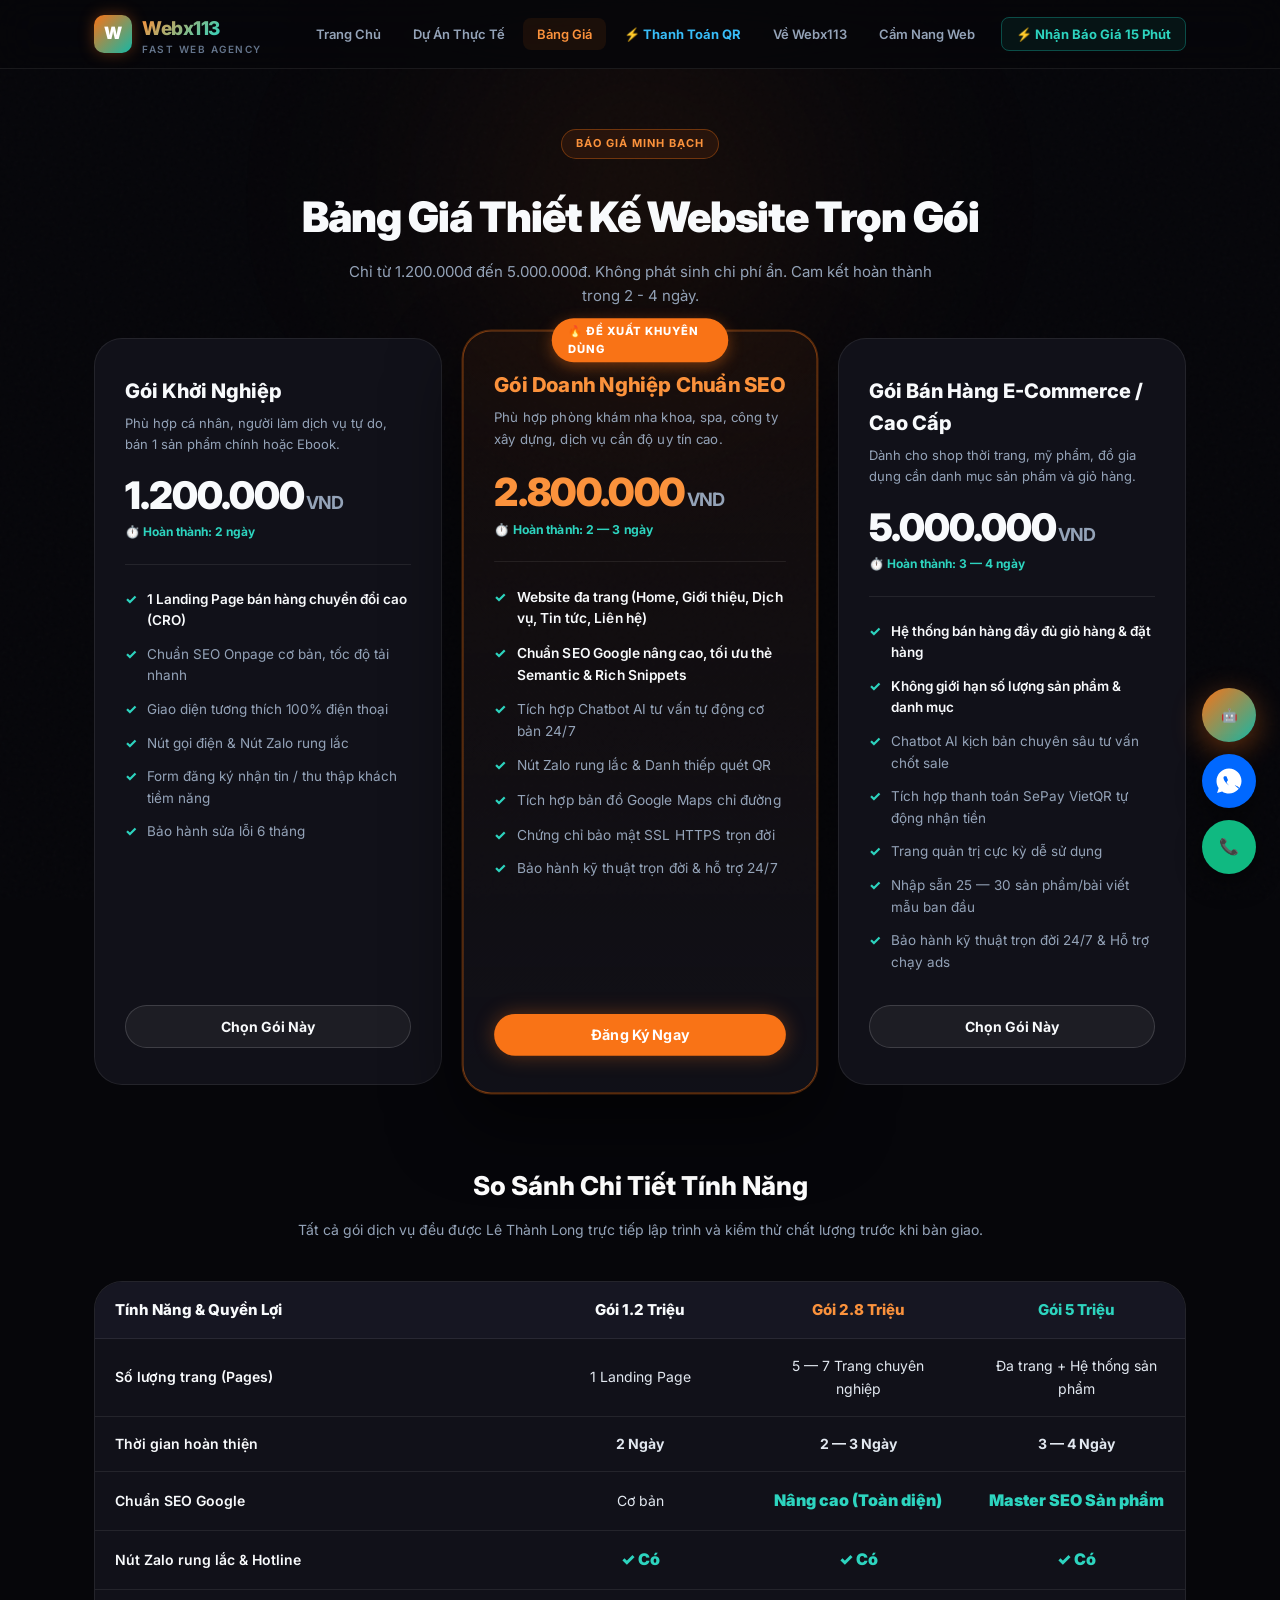
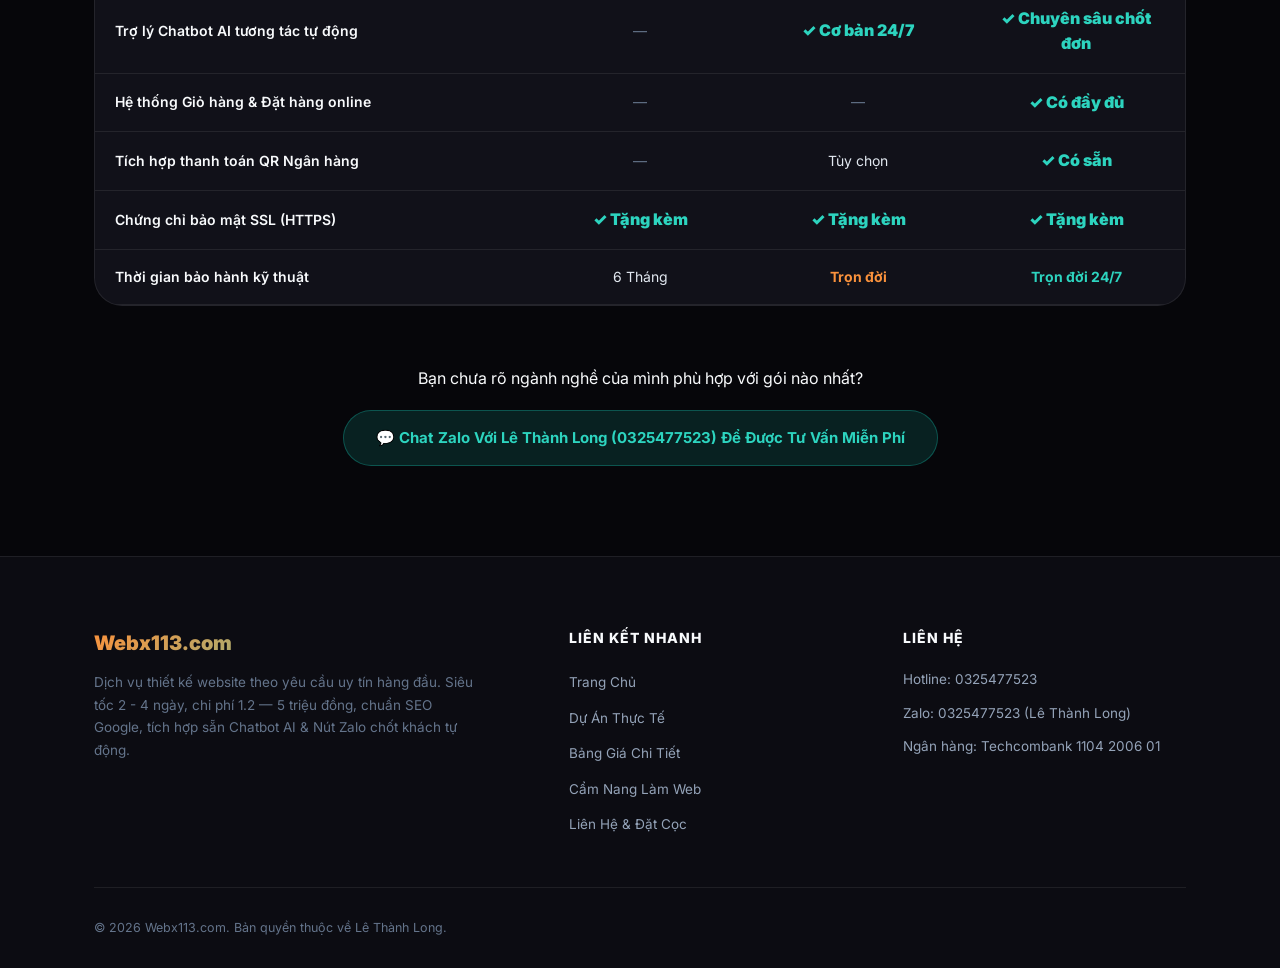
<file: bang-gia.html>
<!DOCTYPE html>
<html lang="vi">
<head>
  <meta charset="UTF-8" />
  <meta name="viewport" content="width=device-width, initial-scale=1.0" />
  <title>Bảng Giá Thiết Kế Website Trọn Gói 1.2 — 5 Triệu — Webx113.com</title>
  <meta name="description" content="Bảng giá dịch vụ thiết kế website tại Webx113.com: 1.2 triệu (Khởi nghiệp), 2.8 triệu (Doanh nghiệp chuẩn SEO), 5 triệu (Bán hàng E-commerce). Bàn giao 2-4 ngày, bảo hành trọn đời." />
  
  <link rel="icon" type="image/svg+xml" href="data:image/svg+xml,<svg xmlns='http://www.w3.org/2000/svg' viewBox='0 0 100 100'><rect width='100' height='100' rx='20' fill='%23f97316'/><text y='70' x='15' font-size='60' font-weight='bold' fill='white'>W</text></svg>" />
  <link rel="preconnect" href="https://fonts.googleapis.com" />
  <link rel="preconnect" href="https://fonts.gstatic.com" crossorigin />
  <link href="https://fonts.googleapis.com/css2?family=Inter:wght@300;400;500;600;700;800;900&display=swap" rel="stylesheet" />
  <link rel="stylesheet" href="assets/css/style.css" />
  <style>
    .compare-table-wrap {
      overflow-x: auto;
      margin-top: 40px;
      border: 1px solid var(--border);
      border-radius: var(--radius-xl);
      background: var(--bg-2);
    }
    .compare-table {
      width: 100%;
      border-collapse: collapse;
      text-align: left;
      font-size: 14px;
    }
    .compare-table th, .compare-table td {
      padding: 16px 20px;
      border-bottom: 1px solid var(--border);
    }
    .compare-table th {
      background: var(--bg-3);
      color: var(--text-1);
      font-weight: 800;
      font-size: 15px;
    }
    .compare-table tr:hover td {
      background: rgba(255, 255, 255, 0.02);
    }
    .feature-name {
      color: var(--text-1);
      font-weight: 600;
    }
    .feature-check {
      color: var(--teal-2);
      font-weight: 900;
      font-size: 16px;
    }
    .feature-cross {
      color: var(--text-3);
    }
  </style>
</head>
<body>

  <!-- NAVBAR -->
  <nav class="navbar">
    <div class="nav-inner">
      <a href="index.html" class="nav-brand">
        <div class="nav-logo-badge">W</div>
        <div>
          <span class="nav-logo-text">Webx113</span>
          <span class="nav-logo-sub">Fast Web Agency</span>
        </div>
      </a>
      <button class="hamburger" id="hamburger" aria-label="Menu">
        <span></span><span></span><span></span>
      </button>
      <ul class="nav-links" id="navLinks">
        <li><a href="index.html">Trang Chủ</a></li>
        <li><a href="du-an.html">Dự Án Thực Tế</a></li>
        <li><a href="bang-gia.html" class="active">Bảng Giá</a></li>
        <li><a href="thanh-toan.html" style="color:#38bdf8; font-weight:700;">⚡ Thanh Toán QR</a></li>
        <li><a href="index.html#about">Về Webx113</a></li>
        <li><a href="tin-tuc.html">Cẩm Nang Web</a></li>
        <li><a href="lien-he.html" class="nav-highlight">⚡ Nhận Báo Giá 15 Phút</a></li>
      </ul>
    </div>
  </nav>

  <!-- BANNER -->
  <header style="padding: 60px 0 20px; text-align: center; position: relative;">
    <div class="ambient-glow glow-orange" style="width:500px; height:500px; top:-120px; left:50%; transform:translateX(-50%);"></div>
    <div class="container">
      <div class="pill pill-orange">Báo Giá Minh Bạch</div>
      <h1 class="section-title">Bảng Giá Thiết Kế Website Trọn Gói</h1>
      <p class="section-sub">
        Chỉ từ 1.200.000đ đến 5.000.000đ. Không phát sinh chi phí ẩn. Cam kết hoàn thành trong 2 - 4 ngày.
      </p>
    </div>
  </header>

  <!-- PRICING CARDS -->
  <main class="container" style="padding-bottom: 90px;">
    <div class="swipe-hint" style="margin-top:20px;"><span>👈</span> <span>Vuốt sang ngang để so sánh 3 gói</span> <span>👉</span></div>
    <div class="pricing-grid" style="margin-top: 10px;">
      <!-- PLAN 1 -->
      <div class="pricing-card">
        <div class="plan-name">Gói Khởi Nghiệp</div>
        <p class="plan-desc">Phù hợp cá nhân, người làm dịch vụ tự do, bán 1 sản phẩm chính hoặc Ebook.</p>
        <div class="plan-price-wrap">
          <div class="plan-price">1.200.000<span class="currency">VND</span></div>
          <div class="plan-time">⏱️ Hoàn thành: 2 ngày</div>
        </div>
        <ul class="plan-features">
          <li class="checked strong-item">1 Landing Page bán hàng chuyển đổi cao (CRO)</li>
          <li class="checked">Chuẩn SEO Onpage cơ bản, tốc độ tải nhanh</li>
          <li class="checked">Giao diện tương thích 100% điện thoại</li>
          <li class="checked">Nút gọi điện & Nút Zalo rung lắc</li>
          <li class="checked">Form đăng ký nhận tin / thu thập khách tiềm năng</li>
          <li class="checked">Bảo hành sửa lỗi 6 tháng</li>
        </ul>
        <button class="btn btn-ghost" onclick="openModal('Gói Khởi Nghiệp 1.200.000đ')">Chọn Gói Này</button>
      </div>

      <!-- PLAN 2 -->
      <div class="pricing-card featured">
        <div class="featured-badge">🔥 Đề Xuất Khuyên Dùng</div>
        <div class="plan-name" style="color:var(--orange-2);">Gói Doanh Nghiệp Chuẩn SEO</div>
        <p class="plan-desc">Phù hợp phòng khám nha khoa, spa, công ty xây dựng, dịch vụ cần độ uy tín cao.</p>
        <div class="plan-price-wrap">
          <div class="plan-price" style="color:var(--orange-2);">2.800.000<span class="currency">VND</span></div>
          <div class="plan-time">⏱️ Hoàn thành: 2 — 3 ngày</div>
        </div>
        <ul class="plan-features">
          <li class="checked strong-item">Website đa trang (Home, Giới thiệu, Dịch vụ, Tin tức, Liên hệ)</li>
          <li class="checked strong-item">Chuẩn SEO Google nâng cao, tối ưu thẻ Semantic & Rich Snippets</li>
          <li class="checked">Tích hợp Chatbot AI tư vấn tự động cơ bản 24/7</li>
          <li class="checked">Nút Zalo rung lắc & Danh thiếp quét QR</li>
          <li class="checked">Tích hợp bản đồ Google Maps chỉ đường</li>
          <li class="checked">Chứng chỉ bảo mật SSL HTTPS trọn đời</li>
          <li class="checked">Bảo hành kỹ thuật trọn đời & hỗ trợ 24/7</li>
        </ul>
        <button class="btn btn-primary" onclick="openModal('Gói Doanh Nghiệp 2.800.000đ')">Đăng Ký Ngay</button>
      </div>

      <!-- PLAN 3 -->
      <div class="pricing-card">
        <div class="plan-name">Gói Bán Hàng E-Commerce / Cao Cấp</div>
        <p class="plan-desc">Dành cho shop thời trang, mỹ phẩm, đồ gia dụng cần danh mục sản phẩm và giỏ hàng.</p>
        <div class="plan-price-wrap">
          <div class="plan-price">5.000.000<span class="currency">VND</span></div>
          <div class="plan-time">⏱️ Hoàn thành: 3 — 4 ngày</div>
        </div>
        <ul class="plan-features">
          <li class="checked strong-item">Hệ thống bán hàng đầy đủ giỏ hàng & đặt hàng</li>
          <li class="checked strong-item">Không giới hạn số lượng sản phẩm & danh mục</li>
          <li class="checked">Chatbot AI kịch bản chuyên sâu tư vấn chốt sale</li>
          <li class="checked">Tích hợp thanh toán SePay VietQR tự động nhận tiền</li>
          <li class="checked">Trang quản trị cực kỳ dễ sử dụng</li>
          <li class="checked">Nhập sẵn 25 — 30 sản phẩm/bài viết mẫu ban đầu</li>
          <li class="checked">Bảo hành kỹ thuật trọn đời 24/7 & Hỗ trợ chạy ads</li>
        </ul>
        <button class="btn btn-ghost" onclick="openModal('Gói Bán Hàng 5.000.000đ')">Chọn Gói Này</button>
      </div>
    </div>

    <!-- COMPARISON TABLE -->
    <div style="margin-top: 80px;">
      <h2 style="font-size:26px; font-weight:800; color:#fff; text-align:center; margin-bottom:12px;">So Sánh Chi Tiết Tính Năng</h2>
      <p style="font-size:14px; color:var(--text-2); text-align:center; margin-bottom:30px;">Tất cả gói dịch vụ đều được Lê Thành Long trực tiếp lập trình và kiểm thử chất lượng trước khi bàn giao.</p>

      <div class="compare-table-wrap">
        <table class="compare-table">
          <thead>
            <tr>
              <th style="width:40%;">Tính Năng & Quyền Lợi</th>
              <th style="width:20%; text-align:center;">Gói 1.2 Triệu</th>
              <th style="width:20%; text-align:center; color:var(--orange-2);">Gói 2.8 Triệu</th>
              <th style="width:20%; text-align:center; color:var(--teal-2);">Gói 5 Triệu</th>
            </tr>
          </thead>
          <tbody>
            <tr>
              <td class="feature-name">Số lượng trang (Pages)</td>
              <td align="center">1 Landing Page</td>
              <td align="center">5 — 7 Trang chuyên nghiệp</td>
              <td align="center">Đa trang + Hệ thống sản phẩm</td>
            </tr>
            <tr>
              <td class="feature-name">Thời gian hoàn thiện</td>
              <td align="center"><b>2 Ngày</b></td>
              <td align="center"><b>2 — 3 Ngày</b></td>
              <td align="center"><b>3 — 4 Ngày</b></td>
            </tr>
            <tr>
              <td class="feature-name">Chuẩn SEO Google</td>
              <td align="center">Cơ bản</td>
              <td align="center" class="feature-check">Nâng cao (Toàn diện)</td>
              <td align="center" class="feature-check">Master SEO Sản phẩm</td>
            </tr>
            <tr>
              <td class="feature-name">Nút Zalo rung lắc & Hotline</td>
              <td align="center" class="feature-check">✓ Có</td>
              <td align="center" class="feature-check">✓ Có</td>
              <td align="center" class="feature-check">✓ Có</td>
            </tr>
            <tr>
              <td class="feature-name">Trợ lý Chatbot AI tương tác tự động</td>
              <td align="center" class="feature-cross">—</td>
              <td align="center" class="feature-check">✓ Cơ bản 24/7</td>
              <td align="center" class="feature-check">✓ Chuyên sâu chốt đơn</td>
            </tr>
            <tr>
              <td class="feature-name">Hệ thống Giỏ hàng & Đặt hàng online</td>
              <td align="center" class="feature-cross">—</td>
              <td align="center" class="feature-cross">—</td>
              <td align="center" class="feature-check">✓ Có đầy đủ</td>
            </tr>
            <tr>
              <td class="feature-name">Tích hợp thanh toán QR Ngân hàng</td>
              <td align="center" class="feature-cross">—</td>
              <td align="center">Tùy chọn</td>
              <td align="center" class="feature-check">✓ Có sẵn</td>
            </tr>
            <tr>
              <td class="feature-name">Chứng chỉ bảo mật SSL (HTTPS)</td>
              <td align="center" class="feature-check">✓ Tặng kèm</td>
              <td align="center" class="feature-check">✓ Tặng kèm</td>
              <td align="center" class="feature-check">✓ Tặng kèm</td>
            </tr>
            <tr>
              <td class="feature-name">Thời gian bảo hành kỹ thuật</td>
              <td align="center">6 Tháng</td>
              <td align="center" style="color:var(--orange-2); font-weight:700;">Trọn đời</td>
              <td align="center" style="color:var(--teal-2); font-weight:700;">Trọn đời 24/7</td>
            </tr>
          </tbody>
        </table>
      </div>
    </div>

    <!-- QUICK CALL ACTION -->
    <div style="margin-top:60px; text-align:center;">
      <p style="font-size:16px; color:var(--text-1); margin-bottom:18px;">Bạn chưa rõ ngành nghề của mình phù hợp với gói nào nhất?</p>
      <a href="https://zalo.me/0325477523" target="_blank" rel="noopener" class="btn btn-teal btn-lg">
        💬 Chat Zalo Với Lê Thành Long (0325477523) Để Được Tư Vấn Miễn Phí
      </a>
    </div>
  </main>

  <!-- FOOTER -->
  <footer class="footer">
    <div class="container">
      <div class="footer-grid">
        <div>
          <div class="footer-brand">Webx113.com</div>
          <p class="footer-desc">
            Dịch vụ thiết kế website theo yêu cầu uy tín hàng đầu. Siêu tốc 2 - 4 ngày, chi phí 1.2 — 5 triệu đồng, chuẩn SEO Google, tích hợp sẵn Chatbot AI & Nút Zalo chốt khách tự động.
          </p>
        </div>
        <div>
          <div class="footer-col-title">Liên Kết Nhanh</div>
          <ul class="footer-links">
            <li><a href="index.html">Trang Chủ</a></li>
            <li><a href="du-an.html">Dự Án Thực Tế</a></li>
            <li><a href="bang-gia.html">Bảng Giá Chi Tiết</a></li>
            <li><a href="tin-tuc.html">Cẩm Nang Làm Web</a></li>
            <li><a href="lien-he.html">Liên Hệ & Đặt Cọc</a></li>
          </ul>
        </div>
        <div>
          <div class="footer-col-title">Liên Hệ</div>
          <div class="footer-contact-item">Hotline: 0325477523</div>
          <div class="footer-contact-item">Zalo: 0325477523 (Lê Thành Long)</div>
          <div class="footer-contact-item">Ngân hàng: Techcombank 1104 2006 01</div>
        </div>
      </div>
      <div class="footer-bottom">
        <div>© 2026 Webx113.com. Bản quyền thuộc về Lê Thành Long.</div>
      </div>
    </div>
  </footer>

  <!-- STICKY BUTTONS -->
  <div class="floating-actions">
    <button class="float-btn btn-float-chat" onclick="toggleChatbot()" title="Tư vấn với AI Chatbot">🤖</button>
    <a href="https://zalo.me/0325477523" target="_blank" rel="noopener" class="float-btn btn-float-zalo" title="Chat Zalo ngay">
      <svg viewBox="0 0 48 48"><path d="M24 4C12.95 4 4 12.95 4 24c0 4.14 1.27 8.01 3.44 11.23L5 43l8.03-2.39C16.14 42.71 19.95 44 24 44c11.05 0 20-8.95 20-20S35.05 4 24 4zm8.7 26.23c-.38.98-2.22 1.88-3.07 1.99-.81.1-1.85.15-3.01-.23-1.63-.53-4.08-1.74-6.44-4.1-3.03-3.03-4.48-6.17-4.88-7.92-.35-1.52.26-2.58.75-3.07.49-.49 1.13-.7 1.63-.7.5 0 .86.03 1.23.07.39.05.86-.16 1.34 1.01.5 1.23 1.73 4.22 1.88 4.53.15.31.25.68.04 1.1-.21.41-.32.67-.63 1.04-.32.36-.66.8-.94 1.07-.32.32-.65.66-.28 1.3.37.64 1.65 2.73 3.55 4.42 2.44 2.18 4.49 2.85 5.13 3.17.64.32 1.01.27 1.39-.16.38-.44 1.63-1.9 2.06-2.55.44-.66.87-.55 1.48-.32.6.22 3.86 1.82 4.52 2.15.66.33 1.1.5 1.26.77.16.27.16 1.57-.22 2.55z"/></svg>
    </a>
    <a href="tel:0325477523" class="float-btn btn-float-hotline" title="Gọi Hotline: 0325477523">📞</a>
  </div>

  <!-- CHATBOT -->
  <div class="chatbot-widget" id="chatbotWidget">
    <div class="chat-header">
      <div class="chat-header-info">
        <div class="chat-avatar">🤖</div>
        <div>
          <div class="chat-name">Trợ Lý AI Webx113</div>
          <div class="chat-status"><span class="live-dot" style="width:6px;height:6px;"></span> 24/7</div>
        </div>
      </div>
      <button class="chat-close" onclick="toggleChatbot()">✕</button>
    </div>
    <div class="chat-messages" id="chatMessages">
      <div class="chat-msg msg-bot">
        Chào bạn nha! Mình là trợ lý tự động của Long bên <b>Webx113.com</b>.<br><br>
        Bạn đang cần làm website cho ngành nghề nào thế? Cứ nhắn cho mình lĩnh vực hoặc thắc mắc của bạn, mình giải đáp và báo giá chính xác ngay nhé!
        <div class="chat-quick-replies">
          <button class="quick-btn" onclick="askChatbot('Báo giá chi tiết 3 gói')">💰 Báo giá 3 gói</button>
          <button class="quick-btn" onclick="askChatbot('Làm web mất mấy ngày?')">⏱️ Thời gian mấy ngày?</button>
          <button class="quick-btn" onclick="askChatbot('Sao giá rẻ thế?')">❓ Sao giá rẻ thế?</button>
          <button class="quick-btn" onclick="askChatbot('Xem các web thực tế đã làm')">🌐 Xem web đã làm</button>
          <button class="quick-btn" onclick="askChatbot('Để tôi suy nghĩ thêm')">🎁 Nhận demo miễn phí</button>
        </div>
      </div>
    </div>
    <div class="chat-input-row">
      <input type="text" class="chat-input" id="chatInput" placeholder="Nhập câu hỏi..." />
      <button class="chat-send-btn" id="chatSendBtn">➤</button>
    </div>
  </div>

  <!-- ============================================================
       HIGH FIDELITY 2-STEP MODAL (MATCHING SCREENSHOT)
  ============================================================ -->
  <div class="modal-backdrop" id="orderModal">
    <div class="modal-box">
      <div class="modal-header">
        <h3>Đăng ký thiết kế website</h3>
        <button class="modal-close" onclick="closeModal()" aria-label="Đóng">✕</button>
      </div>

      <div class="modal-body">
        <!-- STEP 1: SERVICE DETAILS & CUSTOMER INFO -->
        <div class="checkout-grid" id="checkoutStep1">
          <div class="checkout-col-left">
            <div>
              <div class="service-header-card">
                <div class="service-thumb">🌐</div>
                <div>
                  <div class="service-title-text" id="modalServiceTitle">Gói Doanh Nghiệp Chuẩn SEO</div>
                  <div style="font-size:12px; color:#2563eb; font-weight:700;">Webx113.com · Bàn giao 2 - 4 ngày</div>
                </div>
              </div>
              <p class="service-sub-text">
                Dịch vụ thiết kế website theo yêu cầu uy tín cùng <b>Lê Thành Long</b> — Bàn giao nhanh, chuẩn SEO Google, tích hợp sẵn Chatbot AI & Nút Zalo.
              </p>

              <div class="perks-title">Giá trị bạn sẽ nhận được</div>
              <ul class="perks-list">
                <li class="perk-item">
                  <span class="perk-check">✓</span>
                  <span>Bàn giao siêu tốc trong <b>2 — 4 ngày</b> làm việc</span>
                </li>
                <li class="perk-item">
                  <span class="perk-check">✓</span>
                  <span>Thiết kế chuẩn SEO Google, tối ưu 100% hiển thị di động</span>
                </li>
                <li class="perk-item">
                  <span class="perk-check">✓</span>
                  <span>Tích hợp <b>Chatbot AI tư vấn 24/7</b> và Nút Zalo rung lắc</span>
                </li>
                <li class="perk-item">
                  <span class="perk-check">✓</span>
                  <span>Tặng kèm chứng chỉ bảo mật SSL HTTPS trọn đời</span>
                </li>
                <li class="perk-item">
                  <span class="perk-check">✓</span>
                  <span>Bảo hành kỹ thuật trọn đời & hỗ trợ 1-kèm-1 qua Zalo</span>
                </li>
              </ul>
            </div>
          </div>

          <div class="checkout-col-right">
            <div>
              <div class="order-summary-title">Tóm tắt đơn hàng</div>
              <div class="order-service-name" id="modalSummaryTitle">Gói Doanh Nghiệp Chuẩn SEO</div>
              <div class="order-service-desc">Thiết kế theo yêu cầu cùng Lê Thành Long</div>

              <div class="order-highlight-box">
                <p id="modalHighlightInfo">
                  Bàn giao siêu tốc trong <b>2 — 3 ngày</b><br />
                  Chi phí trọn gói: <b>2.800.000đ</b> (Cọc 50%: <b>1.400.000đ</b>)
                </p>
              </div>

              <div class="modal-input-group">
                <label class="modal-input-label">Số điện thoại / Zalo nhận bàn giao (bắt buộc)</label>
                <input type="tel" class="modal-input" id="customerPhone" placeholder="Ví dụ: 0325 xxx xxx" required />
              </div>

              <div class="modal-input-group">
                <label class="modal-input-label">Họ tên & Lĩnh vực kinh doanh của bạn</label>
                <input type="text" class="modal-input" id="customerName" placeholder="Ví dụ: Anh Nam - Phòng khám Nha Khoa" />
              </div>

              <div style="font-size:12px; color:#64748b; margin-top:8px; line-height:1.5;">
                🎁 Hỗ trợ dựng bản demo xem trước sau 2 giờ làm việc.
              </div>
            </div>

            <div>
              <button class="modal-btn-checkout" onclick="goToStep2()">
                Tiến hành thanh toán →
              </button>
            </div>
          </div>
        </div>

        <!-- STEP 2: QR CODE SCAN & BANK DETAILS -->
        <div class="checkout-grid" id="checkoutStep2" style="display:none;">
          <div class="checkout-col-left qr-step-left">
            <div>
              <div class="qr-step-title">Quét QR để thanh toán</div>
              <p class="qr-step-desc">
                Sử dụng ứng dụng ngân hàng hoặc ví điện tử hỗ trợ VietQR để quét mã QR và thanh toán nhanh chóng.
              </p>

              <div class="qr-scanner-frame">
                <div class="qr-scan-line"></div>
                <img id="modalQrImage" src="assets/img/qr-techcombank.jpg" alt="Mã QR Chuyển Tiền Techcombank Lê Thành Long" class="qr-scanner-img" />
              </div>

              <!-- SePay Status Box -->
              <div class="payment-status-badge waiting" id="paymentStatusBox">
                <div class="spinner-dot"></div>
                <span>Đang chờ Techcombank ghi nhận biến động...</span>
              </div>

              <div class="qr-trust-badges" style="margin-top:16px;">
                <div class="trust-badge-item">
                  <span style="color:#2563eb;">⚡</span>
                  <span>Xác nhận tức thì qua SePay</span>
                </div>
                <div class="trust-badge-item">
                  <span style="color:#16a34a;">🛡️</span>
                  <span>Bảo mật Techcombank</span>
                </div>
              </div>
            </div>
          </div>

          <div class="checkout-col-right">
            <div>
              <div class="bank-transfer-title">Chuyển khoản ngân hàng</div>

              <div class="bank-detail-card">
                <div style="width:36px; height:36px; border-radius:8px; background:#ea580c; color:#fff; display:flex; align-items:center; justify-content:center; font-weight:900;">W</div>
                <div>
                  <div style="font-size:13.5px; font-weight:800; color:#0f172a;" id="step2ServiceTitle">Gói Doanh Nghiệp Chuẩn SEO</div>
                  <div style="font-size:12px; color:#64748b;" id="step2DeliveryTime">Bàn giao trong: 2 — 3 ngày | Hỗ trợ 24/7</div>
                </div>
              </div>

              <div class="bank-row-item">
                <div class="bank-row-label">Ngân hàng</div>
                <div class="bank-row-val-wrap">
                  <span class="bank-row-val">Techcombank</span>
                </div>
              </div>

              <div class="bank-row-item">
                <div class="bank-row-label">Số tài khoản</div>
                <div class="bank-row-val-wrap">
                  <span class="bank-row-val" id="step2AccNum">1104 2006 01</span>
                  <button class="bank-copy-icon" onclick="copyText('step2AccNum', this)" title="Sao chép">📋 Sao chép</button>
                </div>
              </div>

              <div class="bank-row-item">
                <div class="bank-row-label">Tên tài khoản</div>
                <div class="bank-row-val-wrap">
                  <span class="bank-row-val">LE THANH LONG</span>
                </div>
              </div>

              <div class="bank-row-item">
                <div class="bank-row-label">Nội dung chuyển khoản</div>
                <div class="bank-row-val-wrap">
                  <span class="bank-row-val" style="color:#ea580c;" id="step2Syntax">WEBX113 0325477523</span>
                  <button class="bank-copy-icon" onclick="copyText('step2Syntax', this)" title="Sao chép">📋 Sao chép</button>
                </div>
              </div>

              <div class="bank-row-item">
                <div class="bank-row-label">Số tiền đặt cọc (50%)</div>
                <div class="bank-row-val-wrap" style="background:#eff6ff; border-color:#bfdbfe;">
                  <span class="bank-row-val" style="color:#1d4ed8; font-size:16px;" id="step2Amount">1.250.000 đ</span>
                </div>
              </div>
            </div>

            <div style="margin-top:16px;">
              <button type="button" id="btnConfirmZalo" class="modal-btn-checkout" onclick="confirmPaymentAndSendEmail()" style="display:block; text-align:center; background:#16a34a; border:none; width:100%; cursor:pointer;">
                💬 Tôi Đã Chuyển Khoản & Báo Qua Zalo
              </button>
              <div id="emailSendNotice" style="display:none; font-size:12px; color:#16a34a; margin-top:8px; text-align:center; font-weight:600;"></div>
              <button type="button" class="back-to-step1-btn" onclick="goToStep1()">
                ← Quay lại kiểm tra thông tin
              </button>
            </div>
          </div>
        </div>

        <!-- STEP 3: PAYMENT SUCCESS SCREEN (SEPAY CONFIRMATION) -->
        <div class="payment-success-screen" id="checkoutStep3" style="display:none;">
          <div class="success-icon-wrap">✓</div>
          <h2 class="success-title">Thanh Toán Đặt Cọc Thành Công!</h2>
          <p class="success-desc">
            Tài khoản Techcombank đã ghi nhận giao dịch từ bạn. Thông báo đơn hàng đã được gửi trực tiếp đến email <b>longlesinep114@gmail.com</b> của Lê Thành Long.
          </p>

          <div class="success-receipt-card">
            <div class="receipt-row">
              <span class="receipt-label">Khách hàng:</span>
              <span class="receipt-value" id="receiptName">Khách hàng</span>
            </div>
            <div class="receipt-row">
              <span class="receipt-label">Số điện thoại / Zalo:</span>
              <span class="receipt-value" id="receiptPhone">0325 xxx xxx</span>
            </div>
            <div class="receipt-row">
              <span class="receipt-label">Gói dịch vụ:</span>
              <span class="receipt-value" id="receiptService">Gói Doanh Nghiệp Chuẩn SEO</span>
            </div>
            <div class="receipt-row">
              <span class="receipt-label">Số tiền đã cọc:</span>
              <span class="receipt-value" style="color:#16a34a; font-size:15px;" id="receiptAmount">1.250.000 đ</span>
            </div>
            <div class="receipt-row">
              <span class="receipt-label">Ngân hàng:</span>
              <span class="receipt-value">Techcombank (1104 2006 01 - LE THANH LONG)</span>
            </div>
            <div class="receipt-row">
              <span class="receipt-label">Thời gian:</span>
              <span class="receipt-value" id="receiptTime">Vừa xong</span>
            </div>
          </div>

          <div style="display:flex; gap:12px; justify-content:center; flex-wrap:wrap;">
            <a href="https://zalo.me/0325477523" target="_blank" rel="noopener" class="btn btn-primary" style="background:#16a34a; box-shadow:none;">
              💬 Mở Zalo Trao Đổi Ngay Với Long
            </a>
            <button type="button" class="btn btn-ghost" onclick="closeModal()">
              Hoàn Tất & Đóng Cửa Sổ
            </button>
          </div>
        </div>
      </div>
    </div>
  </div>

  <script src="assets/js/main.js"></script>
</body>
</html>
</file>
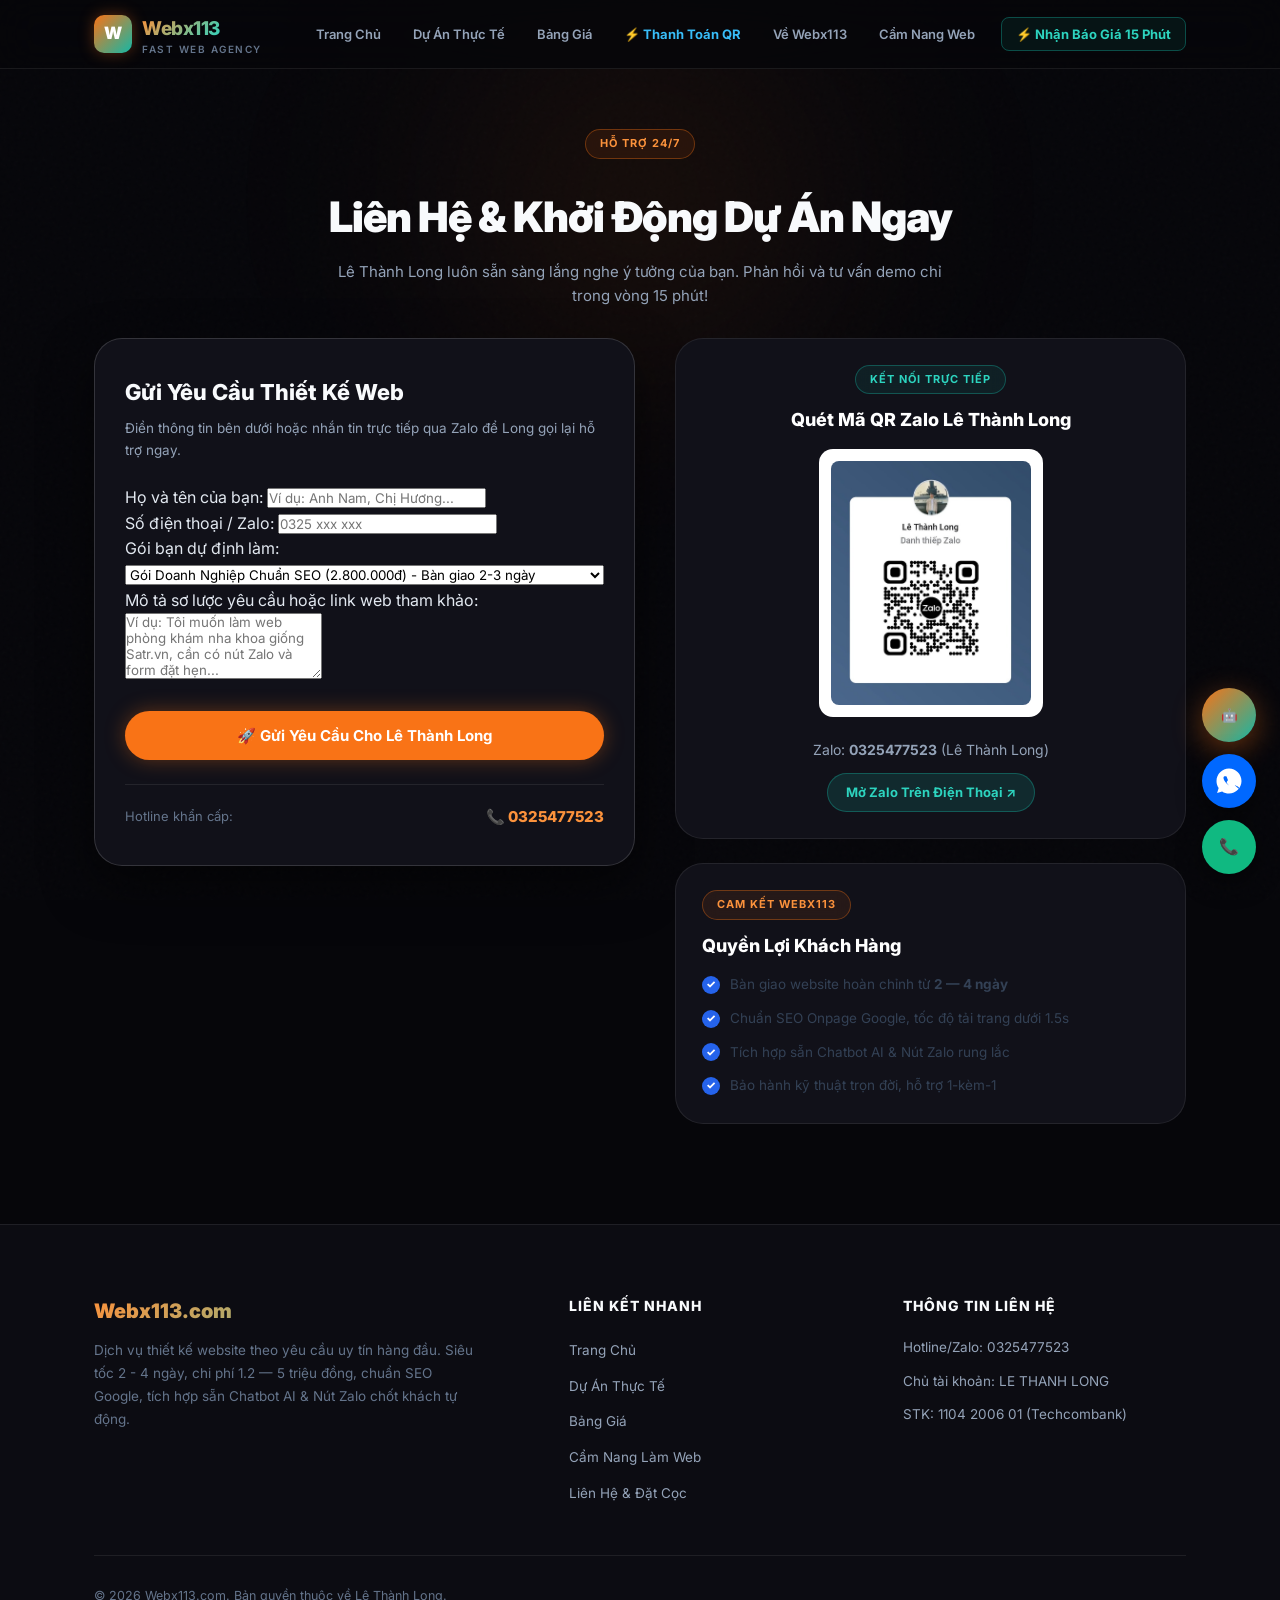
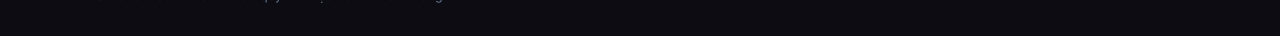
<file: lien-he.html>
<!DOCTYPE html>
<html lang="vi">
<head>
  <meta charset="UTF-8" />
  <meta name="viewport" content="width=device-width, initial-scale=1.0" />
  <title>Liên Hệ & Đặt Cọc Website — Webx113.com</title>
  <meta name="description" content="Liên hệ trực tiếp với Lê Thành Long - Hotline/Zalo: 0325477523. Báo giá nhanh trong 15 phút, tư vấn gói làm website 1.2 — 5 triệu, bàn giao siêu tốc 2-4 ngày." />
  
  <link rel="icon" type="image/svg+xml" href="data:image/svg+xml,<svg xmlns='http://www.w3.org/2000/svg' viewBox='0 0 100 100'><rect width='100' height='100' rx='20' fill='%23f97316'/><text y='70' x='15' font-size='60' font-weight='bold' fill='white'>W</text></svg>" />
  <link rel="preconnect" href="https://fonts.googleapis.com" />
  <link rel="preconnect" href="https://fonts.gstatic.com" crossorigin />
  <link href="https://fonts.googleapis.com/css2?family=Inter:wght@300;400;500;600;700;800;900&display=swap" rel="stylesheet" />
  <link rel="stylesheet" href="assets/css/style.css" />
</head>
<body>

  <!-- NAVBAR -->
  <nav class="navbar">
    <div class="nav-inner">
      <a href="index.html" class="nav-brand">
        <div class="nav-logo-badge">W</div>
        <div>
          <span class="nav-logo-text">Webx113</span>
          <span class="nav-logo-sub">Fast Web Agency</span>
        </div>
      </a>
      <button class="hamburger" id="hamburger" aria-label="Menu">
        <span></span><span></span><span></span>
      </button>
      <ul class="nav-links" id="navLinks">
        <li><a href="index.html">Trang Chủ</a></li>
        <li><a href="du-an.html">Dự Án Thực Tế</a></li>
        <li><a href="bang-gia.html">Bảng Giá</a></li>
        <li><a href="thanh-toan.html" style="color:#38bdf8; font-weight:700;">⚡ Thanh Toán QR</a></li>
        <li><a href="index.html#about">Về Webx113</a></li>
        <li><a href="tin-tuc.html">Cẩm Nang Web</a></li>
        <li><a href="lien-he.html" class="active nav-highlight">⚡ Nhận Báo Giá 15 Phút</a></li>
      </ul>
    </div>
  </nav>

  <!-- BANNER -->
  <header style="padding: 60px 0 30px; text-align: center; position: relative;">
    <div class="ambient-glow glow-orange" style="width:500px; height:500px; top:-120px; left:50%; transform:translateX(-50%);"></div>
    <div class="container">
      <div class="pill pill-orange">Hỗ Trợ 24/7</div>
      <h1 class="section-title">Liên Hệ & Khởi Động Dự Án Ngay</h1>
      <p class="section-sub">
        Lê Thành Long luôn sẵn sàng lắng nghe ý tưởng của bạn. Phản hồi và tư vấn demo chỉ trong vòng 15 phút!
      </p>
    </div>
  </header>

  <!-- CONTENT GRID -->
  <main class="container" style="padding-bottom: 100px;">
    <div style="display:grid; grid-template-columns: 1fr 1fr; gap: 40px; align-items: start;">
      
      <!-- LEFT: CONTACT & ESTIMATOR FORM -->
      <div style="background:var(--bg-2); border:1px solid var(--border-md); border-radius:var(--radius-xl); padding:36px 30px; box-shadow:var(--shadow-card);">
        <h2 style="font-size:22px; font-weight:800; color:var(--text-1); margin-bottom:8px;">Gửi Yêu Cầu Thiết Kế Web</h2>
        <p style="font-size:13.5px; color:var(--text-2); margin-bottom:24px;">Điền thông tin bên dưới hoặc nhắn tin trực tiếp qua Zalo để Long gọi lại hỗ trợ ngay.</p>

        <form onsubmit="event.preventDefault(); alert('Cảm ơn bạn! Lê Thành Long đã nhận được yêu cầu và sẽ liên hệ trong 15 phút.');">
          <div class="form-group">
            <label class="form-label">Họ và tên của bạn:</label>
            <input type="text" class="form-control" placeholder="Ví dụ: Anh Nam, Chị Hương..." required />
          </div>

          <div class="form-group">
            <label class="form-label">Số điện thoại / Zalo:</label>
            <input type="tel" class="form-control" placeholder="0325 xxx xxx" required />
          </div>

          <div class="form-group">
            <label class="form-label">Gói bạn dự định làm:</label>
            <select class="form-control">
              <option value="1.2tr">Gói Khởi Nghiệp (1.200.000đ) - Bàn giao 2 ngày</option>
              <option value="2.8tr" selected>Gói Doanh Nghiệp Chuẩn SEO (2.800.000đ) - Bàn giao 2-3 ngày</option>
              <option value="5tr">Gói Bán Hàng E-Commerce / Cao Cấp (5.000.000đ) - Bàn giao 3-4 ngày</option>
              <option value="custom">Thiết kế theo yêu cầu riêng</option>
            </select>
          </div>

          <div class="form-group">
            <label class="form-label">Mô tả sơ lược yêu cầu hoặc link web tham khảo:</label>
            <textarea class="form-control" rows="4" placeholder="Ví dụ: Tôi muốn làm web phòng khám nha khoa giống Satr.vn, cần có nút Zalo và form đặt hẹn..."></textarea>
          </div>

          <div style="margin-top:24px;">
            <button type="submit" class="btn btn-primary btn-lg" style="width:100%;">
              🚀 Gửi Yêu Cầu Cho Lê Thành Long
            </button>
          </div>
        </form>

        <div style="margin-top:24px; padding-top:20px; border-top:1px solid var(--border); display:flex; align-items:center; justify-content:space-between; flex-wrap:wrap; gap:10px;">
          <span style="font-size:13px; color:var(--text-3);">Hotline khẩn cấp:</span>
          <a href="tel:0325477523" style="font-size:15px; font-weight:800; color:var(--orange-2);">📞 0325477523</a>
        </div>
      </div>

      <!-- RIGHT: ZALO QR & TECHCOMBANK QR -->
      <div style="display:flex; flex-direction:column; gap:24px;">
        <!-- Zalo QR Box -->
        <div style="background:var(--bg-2); border:1px solid var(--border); border-radius:var(--radius-xl); padding:26px; text-align:center;">
          <span class="pill pill-teal" style="margin-bottom:12px;">Kết Nối Trực Tiếp</span>
          <h3 style="font-size:18px; font-weight:800; color:#fff; margin-bottom:14px;">Quét Mã QR Zalo Lê Thành Long</h3>
          <div style="background:#fff; border-radius:var(--radius); padding:12px; display:inline-block; margin-bottom:14px;">
            <img src="assets/img/qr-zalo.jpg" alt="QR Zalo Lê Thành Long" style="max-width:200px; border-radius:8px;" />
          </div>
          <div style="font-size:14px; color:var(--text-2);">
            Zalo: <b>0325477523</b> (Lê Thành Long)
          </div>
          <a href="https://zalo.me/0325477523" target="_blank" rel="noopener" class="btn btn-teal btn-sm" style="margin-top:12px;">
            Mở Zalo Trên Điện Thoại ↗
          </a>
        </div>

        <!-- Service Commitment Box -->
        <div style="background:var(--bg-2); border:1px solid var(--border); border-radius:var(--radius-xl); padding:26px;">
          <span class="pill pill-orange" style="margin-bottom:12px;">Cam Kết Webx113</span>
          <h3 style="font-size:18px; font-weight:800; color:#fff; margin-bottom:14px;">Quyền Lợi Khách Hàng</h3>
          <ul class="perks-list">
            <li class="perk-item">
              <span class="perk-check">✓</span>
              <span>Bàn giao website hoàn chỉnh từ <b>2 — 4 ngày</b></span>
            </li>
            <li class="perk-item">
              <span class="perk-check">✓</span>
              <span>Chuẩn SEO Onpage Google, tốc độ tải trang dưới 1.5s</span>
            </li>
            <li class="perk-item">
              <span class="perk-check">✓</span>
              <span>Tích hợp sẵn Chatbot AI & Nút Zalo rung lắc</span>
            </li>
            <li class="perk-item">
              <span class="perk-check">✓</span>
              <span>Bảo hành kỹ thuật trọn đời, hỗ trợ 1-kèm-1</span>
            </li>
          </ul>
        </div>
      </div>

    </div>
  </main>

  <!-- FOOTER -->
  <footer class="footer">
    <div class="container">
      <div class="footer-grid">
        <div>
          <div class="footer-brand">Webx113.com</div>
          <p class="footer-desc">
            Dịch vụ thiết kế website theo yêu cầu uy tín hàng đầu. Siêu tốc 2 - 4 ngày, chi phí 1.2 — 5 triệu đồng, chuẩn SEO Google, tích hợp sẵn Chatbot AI & Nút Zalo chốt khách tự động.
          </p>
        </div>
        <div>
          <div class="footer-col-title">Liên Kết Nhanh</div>
          <ul class="footer-links">
            <li><a href="index.html">Trang Chủ</a></li>
            <li><a href="du-an.html">Dự Án Thực Tế</a></li>
            <li><a href="bang-gia.html">Bảng Giá</a></li>
            <li><a href="tin-tuc.html">Cẩm Nang Làm Web</a></li>
            <li><a href="lien-he.html">Liên Hệ & Đặt Cọc</a></li>
          </ul>
        </div>
        <div>
          <div class="footer-col-title">Thông Tin Liên Hệ</div>
          <div class="footer-contact-item">Hotline/Zalo: 0325477523</div>
          <div class="footer-contact-item">Chủ tài khoản: LE THANH LONG</div>
          <div class="footer-contact-item">STK: 1104 2006 01 (Techcombank)</div>
        </div>
      </div>
      <div class="footer-bottom">
        <div>© 2026 Webx113.com. Bản quyền thuộc về Lê Thành Long.</div>
      </div>
    </div>
  </footer>

  <!-- STICKY BUTTONS -->
  <div class="floating-actions">
    <button class="float-btn btn-float-chat" onclick="toggleChatbot()" title="Tư vấn với AI Chatbot">🤖</button>
    <a href="https://zalo.me/0325477523" target="_blank" rel="noopener" class="float-btn btn-float-zalo" title="Chat Zalo ngay">
      <svg viewBox="0 0 48 48"><path d="M24 4C12.95 4 4 12.95 4 24c0 4.14 1.27 8.01 3.44 11.23L5 43l8.03-2.39C16.14 42.71 19.95 44 24 44c11.05 0 20-8.95 20-20S35.05 4 24 4zm8.7 26.23c-.38.98-2.22 1.88-3.07 1.99-.81.1-1.85.15-3.01-.23-1.63-.53-4.08-1.74-6.44-4.1-3.03-3.03-4.48-6.17-4.88-7.92-.35-1.52.26-2.58.75-3.07.49-.49 1.13-.7 1.63-.7.5 0 .86.03 1.23.07.39.05.86-.16 1.34 1.01.5 1.23 1.73 4.22 1.88 4.53.15.31.25.68.04 1.1-.21.41-.32.67-.63 1.04-.32.36-.66.8-.94 1.07-.32.32-.65.66-.28 1.3.37.64 1.65 2.73 3.55 4.42 2.44 2.18 4.49 2.85 5.13 3.17.64.32 1.01.27 1.39-.16.38-.44 1.63-1.9 2.06-2.55.44-.66.87-.55 1.48-.32.6.22 3.86 1.82 4.52 2.15.66.33 1.1.5 1.26.77.16.27.16 1.57-.22 2.55z"/></svg>
    </a>
    <a href="tel:0325477523" class="float-btn btn-float-hotline" title="Gọi Hotline: 0325477523">📞</a>
  </div>

  <!-- CHATBOT WIDGET -->
  <div class="chatbot-widget" id="chatbotWidget">
    <div class="chat-header">
      <div class="chat-header-info">
        <div class="chat-avatar">🤖</div>
        <div>
          <div class="chat-name">Trợ Lý AI Webx113</div>
          <div class="chat-status"><span class="live-dot" style="width:6px;height:6px;"></span> Sẵn sàng 24/7</div>
        </div>
      </div>
      <button class="chat-close" onclick="toggleChatbot()">✕</button>
    </div>
    <div class="chat-messages" id="chatMessages">
      <div class="chat-msg msg-bot">
        Chào bạn nha! Mình là trợ lý tự động của Long bên <b>Webx113.com</b>.<br><br>
        Bạn đang cần làm website cho ngành nghề nào thế? Cứ nhắn cho mình lĩnh vực hoặc thắc mắc của bạn, mình giải đáp và báo giá chính xác ngay nhé!
        <div class="chat-quick-replies">
          <button class="quick-btn" onclick="askChatbot('Báo giá chi tiết 3 gói')">💰 Báo giá 3 gói</button>
          <button class="quick-btn" onclick="askChatbot('Làm web mất mấy ngày?')">⏱️ Thời gian mấy ngày?</button>
          <button class="quick-btn" onclick="askChatbot('Sao giá rẻ thế?')">❓ Sao giá rẻ thế?</button>
          <button class="quick-btn" onclick="askChatbot('Xem các web thực tế đã làm')">🌐 Xem web đã làm</button>
          <button class="quick-btn" onclick="askChatbot('Để tôi suy nghĩ thêm')">🎁 Nhận demo miễn phí</button>
        </div>
      </div>
    </div>
    <div class="chat-input-row">
      <input type="text" class="chat-input" id="chatInput" placeholder="Nhập câu hỏi của bạn..." />
      <button class="chat-send-btn" id="chatSendBtn">➤</button>
    </div>
  </div>

  <script src="assets/js/main.js"></script>
</body>
</html>
</file>
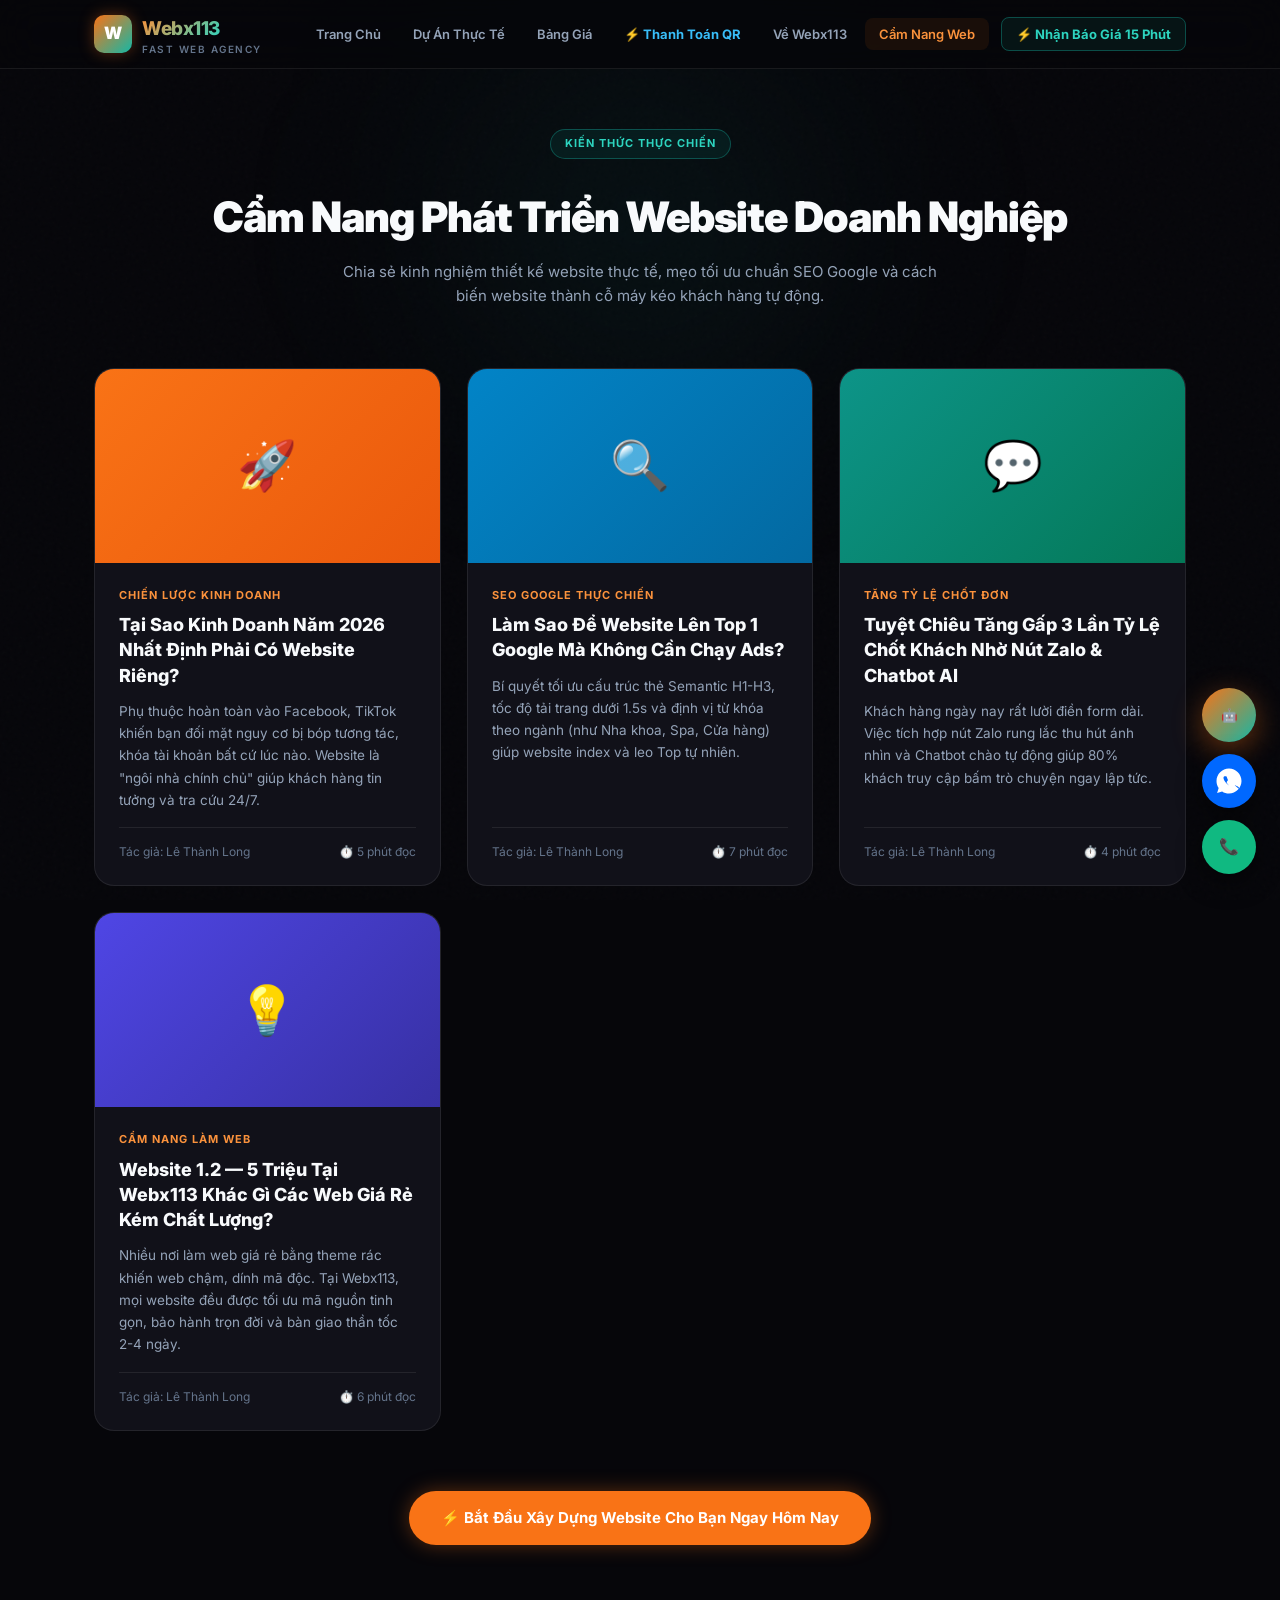
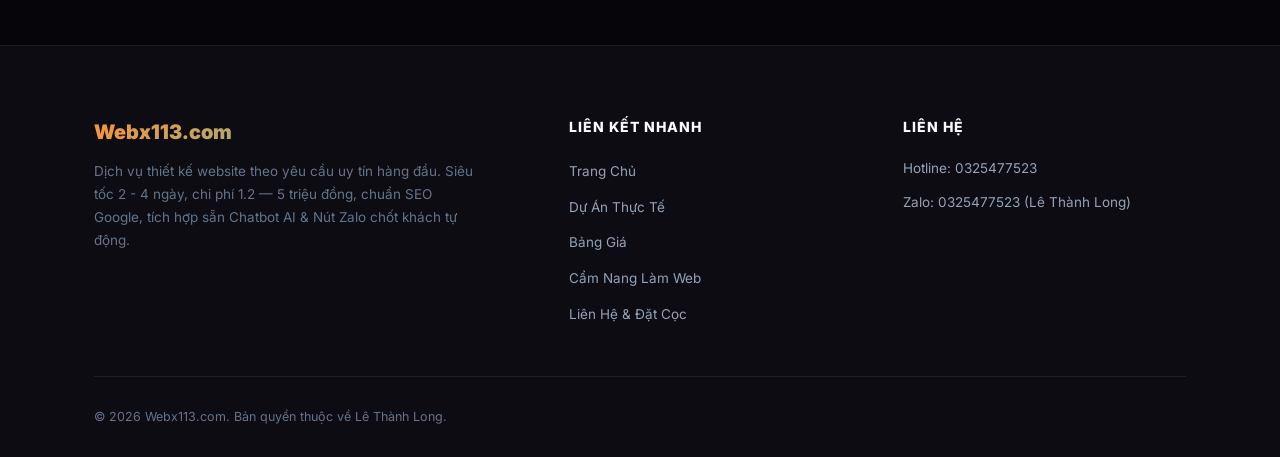
<file: tin-tuc.html>
<!DOCTYPE html>
<html lang="vi">
<head>
  <meta charset="UTF-8" />
  <meta name="viewport" content="width=device-width, initial-scale=1.0" />
  <title>Cẩm Nang & Kinh Nghiệm Làm Web — Webx113.com</title>
  <meta name="description" content="Chia sẻ bí quyết thiết kế website chuẩn SEO, mẹo tăng tỷ lệ chốt đơn Zalo, cách chọn tên miền kinh doanh đắt khách và tối ưu chi phí làm web hiệu quả nhất." />
  
  <link rel="icon" type="image/svg+xml" href="data:image/svg+xml,<svg xmlns='http://www.w3.org/2000/svg' viewBox='0 0 100 100'><rect width='100' height='100' rx='20' fill='%23f97316'/><text y='70' x='15' font-size='60' font-weight='bold' fill='white'>W</text></svg>" />
  <link rel="preconnect" href="https://fonts.googleapis.com" />
  <link rel="preconnect" href="https://fonts.gstatic.com" crossorigin />
  <link href="https://fonts.googleapis.com/css2?family=Inter:wght@300;400;500;600;700;800;900&display=swap" rel="stylesheet" />
  <link rel="stylesheet" href="assets/css/style.css" />
  <style>
    .blog-grid {
      display: grid;
      grid-template-columns: repeat(auto-fill, minmax(340px, 1fr));
      gap: 26px;
      margin-top: 40px;
    }
    .blog-card {
      background: var(--bg-2);
      border: 1px solid var(--border);
      border-radius: var(--radius-lg);
      overflow: hidden;
      display: flex;
      flex-direction: column;
      transition: all 0.3s ease;
    }
    .blog-card:hover {
      border-color: var(--border-md);
      transform: translateY(-5px);
      box-shadow: 0 20px 45px rgba(0, 0, 0, 0.4);
    }
    .blog-cover {
      width: 100%;
      aspect-ratio: 16/9;
      display: flex;
      align-items: center;
      justify-content: center;
      font-size: 48px;
      color: #fff;
    }
    .blog-content {
      padding: 24px;
      flex: 1;
      display: flex;
      flex-direction: column;
    }
    .blog-tag {
      font-size: 11px;
      font-weight: 700;
      color: var(--orange-2);
      text-transform: uppercase;
      letter-spacing: 1px;
      margin-bottom: 8px;
    }
    .blog-title {
      font-size: 18px;
      font-weight: 800;
      color: var(--text-1);
      line-height: 1.4;
      margin-bottom: 12px;
    }
    .blog-excerpt {
      font-size: 13.5px;
      color: var(--text-2);
      line-height: 1.65;
      margin-bottom: 16px;
      flex: 1;
    }
    .blog-meta {
      font-size: 12px;
      color: var(--text-3);
      display: flex;
      align-items: center;
      justify-content: space-between;
      border-top: 1px solid var(--border);
      padding-top: 14px;
    }
  </style>
</head>
<body>

  <!-- NAVBAR -->
  <nav class="navbar">
    <div class="nav-inner">
      <a href="index.html" class="nav-brand">
        <div class="nav-logo-badge">W</div>
        <div>
          <span class="nav-logo-text">Webx113</span>
          <span class="nav-logo-sub">Fast Web Agency</span>
        </div>
      </a>
      <button class="hamburger" id="hamburger" aria-label="Menu">
        <span></span><span></span><span></span>
      </button>
      <ul class="nav-links" id="navLinks">
        <li><a href="index.html">Trang Chủ</a></li>
        <li><a href="du-an.html">Dự Án Thực Tế</a></li>
        <li><a href="bang-gia.html">Bảng Giá</a></li>
        <li><a href="thanh-toan.html" style="color:#38bdf8; font-weight:700;">⚡ Thanh Toán QR</a></li>
        <li><a href="index.html#about">Về Webx113</a></li>
        <li><a href="tin-tuc.html" class="active">Cẩm Nang Web</a></li>
        <li><a href="lien-he.html" class="nav-highlight">⚡ Nhận Báo Giá 15 Phút</a></li>
      </ul>
    </div>
  </nav>

  <!-- BANNER -->
  <header style="padding: 60px 0 20px; text-align: center; position: relative;">
    <div class="ambient-glow glow-teal" style="width:500px; height:500px; top:-100px; left:50%; transform:translateX(-50%);"></div>
    <div class="container">
      <div class="pill pill-teal">Kiến Thức Thực Chiến</div>
      <h1 class="section-title">Cẩm Nang Phát Triển Website Doanh Nghiệp</h1>
      <p class="section-sub">
        Chia sẻ kinh nghiệm thiết kế website thực tế, mẹo tối ưu chuẩn SEO Google và cách biến website thành cỗ máy kéo khách hàng tự động.
      </p>
    </div>
  </header>

  <!-- ARTICLES GRID -->
  <main class="container" style="padding-bottom: 100px;">
    <div class="blog-grid">

      <!-- POST 1 -->
      <article class="blog-card">
        <div class="blog-cover" style="background: linear-gradient(135deg, #f97316 0%, #ea580c 100%);">
          🚀
        </div>
        <div class="blog-content">
          <span class="blog-tag">Chiến Lược Kinh Doanh</span>
          <h2 class="blog-title">Tại Sao Kinh Doanh Năm 2026 Nhất Định Phải Có Website Riêng?</h2>
          <p class="blog-excerpt">
            Phụ thuộc hoàn toàn vào Facebook, TikTok khiến bạn đối mặt nguy cơ bị bóp tương tác, khóa tài khoản bất cứ lúc nào. Website là "ngôi nhà chính chủ" giúp khách hàng tin tưởng và tra cứu 24/7.
          </p>
          <div class="blog-meta">
            <span>Tác giả: Lê Thành Long</span>
            <span>⏱️ 5 phút đọc</span>
          </div>
        </div>
      </article>

      <!-- POST 2 -->
      <article class="blog-card">
        <div class="blog-cover" style="background: linear-gradient(135deg, #0284c7 0%, #0369a1 100%);">
          🔍
        </div>
        <div class="blog-content">
          <span class="blog-tag">SEO Google Thực Chiến</span>
          <h2 class="blog-title">Làm Sao Để Website Lên Top 1 Google Mà Không Cần Chạy Ads?</h2>
          <p class="blog-excerpt">
            Bí quyết tối ưu cấu trúc thẻ Semantic H1-H3, tốc độ tải trang dưới 1.5s và định vị từ khóa theo ngành (như Nha khoa, Spa, Cửa hàng) giúp website index và leo Top tự nhiên.
          </p>
          <div class="blog-meta">
            <span>Tác giả: Lê Thành Long</span>
            <span>⏱️ 7 phút đọc</span>
          </div>
        </div>
      </article>

      <!-- POST 3 -->
      <article class="blog-card">
        <div class="blog-cover" style="background: linear-gradient(135deg, #0d9488 0%, #047857 100%);">
          💬
        </div>
        <div class="blog-content">
          <span class="blog-tag">Tăng Tỷ Lệ Chốt Đơn</span>
          <h2 class="blog-title">Tuyệt Chiêu Tăng Gấp 3 Lần Tỷ Lệ Chốt Khách Nhờ Nút Zalo & Chatbot AI</h2>
          <p class="blog-excerpt">
            Khách hàng ngày nay rất lười điền form dài. Việc tích hợp nút Zalo rung lắc thu hút ánh nhìn và Chatbot chào tự động giúp 80% khách truy cập bấm trò chuyện ngay lập tức.
          </p>
          <div class="blog-meta">
            <span>Tác giả: Lê Thành Long</span>
            <span>⏱️ 4 phút đọc</span>
          </div>
        </div>
      </article>

      <!-- POST 4 -->
      <article class="blog-card">
        <div class="blog-cover" style="background: linear-gradient(135deg, #4f46e5 0%, #3730a3 100%);">
          💡
        </div>
        <div class="blog-content">
          <span class="blog-tag">Cẩm Nang Làm Web</span>
          <h2 class="blog-title">Website 1.2 — 5 Triệu Tại Webx113 Khác Gì Các Web Giá Rẻ Kém Chất Lượng?</h2>
          <p class="blog-excerpt">
            Nhiều nơi làm web giá rẻ bằng theme rác khiến web chậm, dính mã độc. Tại Webx113, mọi website đều được tối ưu mã nguồn tinh gọn, bảo hành trọn đời và bàn giao thần tốc 2-4 ngày.
          </p>
          <div class="blog-meta">
            <span>Tác giả: Lê Thành Long</span>
            <span>⏱️ 6 phút đọc</span>
          </div>
        </div>
      </article>

    </div>

    <!-- CTA -->
    <div style="margin-top:60px; text-align:center;">
      <a href="lien-he.html" class="btn btn-primary btn-lg">
        ⚡ Bắt Đầu Xây Dựng Website Cho Bạn Ngay Hôm Nay
      </a>
    </div>
  </main>

  <!-- FOOTER -->
  <footer class="footer">
    <div class="container">
      <div class="footer-grid">
        <div>
          <div class="footer-brand">Webx113.com</div>
          <p class="footer-desc">
            Dịch vụ thiết kế website theo yêu cầu uy tín hàng đầu. Siêu tốc 2 - 4 ngày, chi phí 1.2 — 5 triệu đồng, chuẩn SEO Google, tích hợp sẵn Chatbot AI & Nút Zalo chốt khách tự động.
          </p>
        </div>
        <div>
          <div class="footer-col-title">Liên Kết Nhanh</div>
          <ul class="footer-links">
            <li><a href="index.html">Trang Chủ</a></li>
            <li><a href="du-an.html">Dự Án Thực Tế</a></li>
            <li><a href="bang-gia.html">Bảng Giá</a></li>
            <li><a href="tin-tuc.html">Cẩm Nang Làm Web</a></li>
            <li><a href="lien-he.html">Liên Hệ & Đặt Cọc</a></li>
          </ul>
        </div>
        <div>
          <div class="footer-col-title">Liên Hệ</div>
          <div class="footer-contact-item">Hotline: 0325477523</div>
          <div class="footer-contact-item">Zalo: 0325477523 (Lê Thành Long)</div>
        </div>
      </div>
      <div class="footer-bottom">
        <div>© 2026 Webx113.com. Bản quyền thuộc về Lê Thành Long.</div>
      </div>
    </div>
  </footer>

  <!-- STICKY BUTTONS -->
  <div class="floating-actions">
    <button class="float-btn btn-float-chat" onclick="toggleChatbot()" title="Tư vấn với AI Chatbot">🤖</button>
    <a href="https://zalo.me/0325477523" target="_blank" rel="noopener" class="float-btn btn-float-zalo" title="Chat Zalo ngay">
      <svg viewBox="0 0 48 48"><path d="M24 4C12.95 4 4 12.95 4 24c0 4.14 1.27 8.01 3.44 11.23L5 43l8.03-2.39C16.14 42.71 19.95 44 24 44c11.05 0 20-8.95 20-20S35.05 4 24 4zm8.7 26.23c-.38.98-2.22 1.88-3.07 1.99-.81.1-1.85.15-3.01-.23-1.63-.53-4.08-1.74-6.44-4.1-3.03-3.03-4.48-6.17-4.88-7.92-.35-1.52.26-2.58.75-3.07.49-.49 1.13-.7 1.63-.7.5 0 .86.03 1.23.07.39.05.86-.16 1.34 1.01.5 1.23 1.73 4.22 1.88 4.53.15.31.25.68.04 1.1-.21.41-.32.67-.63 1.04-.32.36-.66.8-.94 1.07-.32.32-.65.66-.28 1.3.37.64 1.65 2.73 3.55 4.42 2.44 2.18 4.49 2.85 5.13 3.17.64.32 1.01.27 1.39-.16.38-.44 1.63-1.9 2.06-2.55.44-.66.87-.55 1.48-.32.6.22 3.86 1.82 4.52 2.15.66.33 1.1.5 1.26.77.16.27.16 1.57-.22 2.55z"/></svg>
    </a>
    <a href="tel:0325477523" class="float-btn btn-float-hotline" title="Gọi Hotline: 0325477523">📞</a>
  </div>

  <!-- CHATBOT WIDGET -->
  <div class="chatbot-widget" id="chatbotWidget">
    <div class="chat-header">
      <div class="chat-header-info">
        <div class="chat-avatar">🤖</div>
        <div>
          <div class="chat-name">Trợ Lý AI Webx113</div>
          <div class="chat-status"><span class="live-dot" style="width:6px;height:6px;"></span> Sẵn sàng 24/7</div>
        </div>
      </div>
      <button class="chat-close" onclick="toggleChatbot()">✕</button>
    </div>
    <div class="chat-messages" id="chatMessages">
      <div class="chat-msg msg-bot">
        Chào bạn nha! Mình là trợ lý tự động của Long bên <b>Webx113.com</b>.<br><br>
        Bạn đang cần làm website cho ngành nghề nào thế? Cứ nhắn cho mình lĩnh vực hoặc thắc mắc của bạn, mình giải đáp và báo giá chính xác ngay nhé!
        <div class="chat-quick-replies">
          <button class="quick-btn" onclick="askChatbot('Báo giá chi tiết 3 gói')">💰 Báo giá 3 gói</button>
          <button class="quick-btn" onclick="askChatbot('Làm web mất mấy ngày?')">⏱️ Thời gian mấy ngày?</button>
          <button class="quick-btn" onclick="askChatbot('Sao giá rẻ thế?')">❓ Sao giá rẻ thế?</button>
          <button class="quick-btn" onclick="askChatbot('Xem các web thực tế đã làm')">🌐 Xem web đã làm</button>
          <button class="quick-btn" onclick="askChatbot('Để tôi suy nghĩ thêm')">🎁 Nhận demo miễn phí</button>
        </div>
      </div>
    </div>
    <div class="chat-input-row">
      <input type="text" class="chat-input" id="chatInput" placeholder="Nhập câu hỏi của bạn..." />
      <button class="chat-send-btn" id="chatSendBtn">➤</button>
    </div>
  </div>

  <script src="assets/js/main.js"></script>
</body>
</html>
</file>
<file: assets/css/style.css>
/* ============================================================
   WEBX113.COM - DESIGN SYSTEM & CORE STYLESHEET
   Inspired by dunglailaptrinh.com modern dark aesthetic
   Crafted for Fast, High-Converting Website Design Services
============================================================ */

/* RESET & BASE */
*, *::before, *::after {
  box-sizing: border-box;
  margin: 0;
  padding: 0;
}

html {
  scroll-behavior: smooth;
  overflow-x: hidden;
}

body {
  font-family: 'Inter', -apple-system, BlinkMacSystemFont, "Segoe UI", Roboto, sans-serif;
  background-color: #06060a;
  color: #e2e8f0;
  line-height: 1.6;
  overflow-x: hidden;
  max-width: 100%;
  position: relative;
}

img {
  max-width: 100%;
  display: block;
}

a {
  text-decoration: none;
  color: inherit;
  transition: all 0.2s ease;
}

button, input, textarea, select {
  font-family: inherit;
}

/* NOISE OVERLAY */
body::before {
  content: '';
  position: fixed;
  inset: 0;
  background-image: url("data:image/svg+xml,%3Csvg viewBox='0 0 256 256' xmlns='http://www.w3.org/2000/svg'%3E%3Cfilter id='noise'%3E%3CfeTurbulence type='fractalNoise' baseFrequency='0.9' numOctaves='4' stitchTiles='stitch'/%3E%3C/filter%3E%3Crect width='100%25' height='100%25' filter='url(%23noise)' opacity='0.03'/%3E%3C/svg%3E");
  pointer-events: none;
  z-index: 0;
  opacity: 0.6;
}

/* DESIGN TOKENS */
:root {
  --bg: #06060a;
  --bg-1: #0c0c12;
  --bg-2: #111119;
  --bg-3: #161622;
  --bg-card: rgba(17, 17, 25, 0.85);
  
  --border: rgba(255, 255, 255, 0.08);
  --border-md: rgba(255, 255, 255, 0.15);
  --border-lg: rgba(255, 255, 255, 0.25);
  
  --text-1: #f8fafc;
  --text-2: #94a3b8;
  --text-3: #64748b;
  
  --orange: #f97316;
  --orange-2: #fb923c;
  --orange-glow: rgba(249, 115, 22, 0.25);
  
  --teal: #14b8a6;
  --teal-2: #2dd4bf;
  --teal-glow: rgba(20, 184, 166, 0.25);
  
  --blue: #3b82f6;
  --blue-2: #60a5fa;
  
  --gold: #fbbf24;
  
  --grad: linear-gradient(135deg, #f97316 0%, #14b8a6 100%);
  --grad-text: linear-gradient(135deg, #fb923c 0%, #2dd4bf 100%);
  --grad-blue: linear-gradient(135deg, #3b82f6 0%, #14b8a6 100%);
  
  --radius-sm: 8px;
  --radius: 14px;
  --radius-lg: 20px;
  --radius-xl: 28px;
  --radius-pill: 9999px;
  
  --shadow-card: 0 20px 50px rgba(0, 0, 0, 0.5);
  --shadow-glow: 0 0 35px rgba(249, 115, 22, 0.2);
}

/* UTILITY CLASSES */
.container {
  max-width: 1140px;
  margin: 0 auto;
  padding: 0 24px;
  position: relative;
  z-index: 1;
}

.pill {
  display: inline-flex;
  align-items: center;
  gap: 6px;
  padding: 5px 14px;
  border-radius: var(--radius-pill);
  font-size: 11px;
  font-weight: 700;
  letter-spacing: 1px;
  text-transform: uppercase;
  border: 1px solid var(--border-md);
  background: rgba(255, 255, 255, 0.04);
  color: var(--text-2);
  margin-bottom: 18px;
  backdrop-filter: blur(8px);
}

.pill-orange {
  border-color: rgba(249, 115, 22, 0.35);
  color: var(--orange-2);
  background: rgba(249, 115, 22, 0.09);
}

.pill-teal {
  border-color: rgba(20, 184, 166, 0.35);
  color: var(--teal-2);
  background: rgba(20, 184, 166, 0.09);
}

.pill-live {
  border-color: rgba(74, 222, 128, 0.35);
  color: #4ade80;
  background: rgba(74, 222, 128, 0.08);
}

.live-dot {
  width: 8px;
  height: 8px;
  border-radius: 50%;
  background: #4ade80;
  animation: livepulse 2s infinite;
}

@keyframes livepulse {
  0%, 100% { opacity: 1; box-shadow: 0 0 0 0 rgba(74, 222, 128, 0.6); }
  50% { opacity: 0.7; box-shadow: 0 0 0 6px rgba(74, 222, 128, 0); }
}

/* BUTTONS */
.btn {
  display: inline-flex;
  align-items: center;
  justify-content: center;
  gap: 8px;
  padding: 12px 26px;
  border-radius: var(--radius-pill);
  font-size: 14px;
  font-weight: 700;
  cursor: pointer;
  border: none;
  transition: all 0.25s ease;
  white-space: nowrap;
}

.btn-primary {
  background: var(--orange);
  color: #fff;
  box-shadow: 0 0 20px rgba(249, 115, 22, 0.35);
}

.btn-primary:hover {
  background: #ea580c;
  box-shadow: 0 0 30px rgba(249, 115, 22, 0.55);
  transform: translateY(-2px);
}

.btn-teal {
  background: rgba(20, 184, 166, 0.15);
  color: var(--teal-2);
  border: 1px solid rgba(20, 184, 166, 0.35);
}

.btn-teal:hover {
  background: var(--teal);
  color: #fff;
  box-shadow: 0 0 25px rgba(20, 184, 166, 0.4);
  transform: translateY(-2px);
}

.btn-ghost {
  background: rgba(255, 255, 255, 0.05);
  color: var(--text-1);
  border: 1px solid var(--border-md);
}

.btn-ghost:hover {
  background: rgba(255, 255, 255, 0.12);
  border-color: var(--border-lg);
  transform: translateY(-2px);
}

.btn-sm {
  padding: 8px 18px;
  font-size: 13px;
}

.btn-lg {
  padding: 15px 32px;
  font-size: 15px;
}

/* AMBIENT GLOWS */
.ambient-glow {
  position: absolute;
  border-radius: 50%;
  filter: blur(120px);
  pointer-events: none;
  z-index: 0;
}

.glow-orange {
  background: radial-gradient(circle, rgba(249, 115, 22, 0.14) 0%, transparent 70%);
}

.glow-teal {
  background: radial-gradient(circle, rgba(20, 184, 166, 0.12) 0%, transparent 70%);
}

/* ============================================================
   NAVBAR (STICKY GLASS)
============================================================ */
.navbar {
  position: sticky;
  top: 0;
  z-index: 500;
  background: rgba(6, 6, 10, 0.85);
  backdrop-filter: blur(20px) saturate(180%);
  -webkit-backdrop-filter: blur(20px) saturate(180%);
  border-bottom: 1px solid var(--border);
  transition: all 0.3s;
}

.nav-inner {
  display: flex;
  align-items: center;
  justify-content: space-between;
  height: 68px;
  max-width: 1140px;
  margin: 0 auto;
  padding: 0 24px;
}

.nav-brand {
  display: flex;
  align-items: center;
  gap: 10px;
}

.nav-logo-badge {
  width: 38px;
  height: 38px;
  border-radius: 10px;
  background: linear-gradient(135deg, #f97316 0%, #14b8a6 100%);
  display: flex;
  align-items: center;
  justify-content: center;
  font-weight: 900;
  color: #fff;
  font-size: 17px;
  box-shadow: 0 0 15px rgba(249, 115, 22, 0.35);
}

.nav-logo-text {
  font-size: 19px;
  font-weight: 800;
  letter-spacing: -0.5px;
  background: var(--grad-text);
  -webkit-background-clip: text;
  -webkit-text-fill-color: transparent;
  background-clip: text;
}

.nav-logo-sub {
  font-size: 10px;
  text-transform: uppercase;
  letter-spacing: 1.5px;
  color: var(--text-3);
  font-weight: 600;
  display: block;
  line-height: 1;
}

.nav-links {
  display: flex;
  align-items: center;
  gap: 4px;
  list-style: none;
}

.nav-links a {
  font-size: 13px;
  font-weight: 600;
  color: var(--text-2);
  padding: 8px 14px;
  border-radius: var(--radius-sm);
  transition: color 0.15s, background 0.15s;
}

.nav-links a:hover {
  color: var(--text-1);
  background: rgba(255, 255, 255, 0.05);
}

.nav-links a.active {
  color: var(--orange-2);
  background: rgba(249, 115, 22, 0.08);
}

.nav-links a.nav-highlight {
  color: var(--teal-2);
  border: 1px solid rgba(20, 184, 166, 0.35);
  background: rgba(20, 184, 166, 0.08);
  margin-left: 8px;
  font-weight: 700;
}

.nav-links a.nav-highlight:hover {
  color: #fff;
  background: var(--teal);
  border-color: transparent;
}

.hamburger {
  display: none;
  flex-direction: column;
  gap: 5px;
  cursor: pointer;
  padding: 6px;
  background: none;
  border: none;
}

.hamburger span {
  display: block;
  width: 22px;
  height: 2px;
  background: var(--text-2);
  border-radius: 2px;
  transition: 0.3s;
}

@media (max-width: 860px) {
  .hamburger {
    display: flex;
  }
  .nav-links {
    display: none;
    position: absolute;
    top: 68px;
    left: 0;
    right: 0;
    flex-direction: column;
    align-items: stretch;
    background: rgba(12, 12, 18, 0.98);
    border-bottom: 1px solid var(--border);
    padding: 16px 24px;
    gap: 6px;
    box-shadow: 0 20px 40px rgba(0, 0, 0, 0.6);
  }
  .nav-links.open {
    display: flex;
  }
  .nav-links a {
    padding: 12px 16px;
  }
  .nav-links a.nav-highlight {
    margin-left: 0;
    text-align: center;
    margin-top: 6px;
  }
}

/* ============================================================
   HERO SECTION
============================================================ */
.hero {
  position: relative;
  padding: 60px 0 90px;
  overflow: hidden;
}

.hero::after {
  content: '';
  position: absolute;
  inset: 0;
  background-image: radial-gradient(rgba(255, 255, 255, 0.06) 1px, transparent 1px);
  background-size: 32px 32px;
  mask-image: radial-gradient(ellipse 85% 85% at 50% 50%, black 40%, transparent 100%);
  pointer-events: none;
}

.hero-inner {
  display: grid;
  grid-template-columns: 1.15fr 0.85fr;
  gap: 50px;
  align-items: center;
  position: relative;
  z-index: 1;
}

@media (max-width: 960px) {
  .hero-inner {
    grid-template-columns: 1fr;
    gap: 40px;
  }
}

.hero-title {
  font-size: clamp(34px, 5.2vw, 58px);
  font-weight: 900;
  line-height: 1.1;
  letter-spacing: -1.8px;
  color: var(--text-1);
  margin-bottom: 20px;
}

.hero-title .accent {
  background: var(--grad-text);
  -webkit-background-clip: text;
  -webkit-text-fill-color: transparent;
  background-clip: text;
}

.hero-desc {
  font-size: 16px;
  color: var(--text-2);
  line-height: 1.75;
  margin-bottom: 30px;
  max-width: 580px;
}

.hero-outcomes {
  list-style: none;
  display: flex;
  flex-direction: column;
  gap: 12px;
  margin-bottom: 36px;
}

.hero-outcomes li {
  display: flex;
  align-items: center;
  gap: 12px;
  font-size: 14.5px;
  color: var(--text-2);
}

.hero-outcomes li b {
  color: var(--text-1);
}

.check-icon {
  width: 22px;
  height: 22px;
  border-radius: 50%;
  background: rgba(20, 184, 166, 0.15);
  border: 1px solid rgba(20, 184, 166, 0.35);
  display: flex;
  align-items: center;
  justify-content: center;
  flex-shrink: 0;
  font-size: 11px;
  color: var(--teal-2);
}

.hero-actions {
  display: flex;
  align-items: center;
  gap: 16px;
  flex-wrap: wrap;
}

.hero-price-tag {
  display: flex;
  flex-direction: column;
}

.hero-price-tag small {
  font-size: 11px;
  text-transform: uppercase;
  color: var(--text-3);
  font-weight: 700;
  letter-spacing: 1px;
}

.hero-price-tag strong {
  font-size: 24px;
  font-weight: 900;
  background: var(--grad-text);
  -webkit-background-clip: text;
  -webkit-text-fill-color: transparent;
  background-clip: text;
}

/* SCHEDULE CARD (SIGNATURE OF DUNGLAILAPTRINH) */
.schedule-card {
  background: var(--bg-2);
  border: 1px solid rgba(249, 115, 22, 0.25);
  border-radius: var(--radius-xl);
  overflow: hidden;
  box-shadow: 0 0 0 1px rgba(249, 115, 22, 0.1), 0 30px 80px rgba(0, 0, 0, 0.6), 0 0 50px rgba(249, 115, 22, 0.08);
  position: relative;
}

.schedule-card-header {
  padding: 24px 26px 18px;
  background: linear-gradient(180deg, rgba(249, 115, 22, 0.08) 0%, transparent 100%);
  border-bottom: 1px solid var(--border);
  display: flex;
  align-items: center;
  justify-content: space-between;
}

.schedule-card-badge {
  font-size: 11px;
  font-weight: 800;
  color: var(--orange-2);
  text-transform: uppercase;
  letter-spacing: 1.5px;
}

.schedule-card-status {
  display: flex;
  align-items: center;
  gap: 6px;
  font-size: 12px;
  color: #4ade80;
  font-weight: 600;
}

.schedule-card-body {
  padding: 20px 26px 26px;
}

.sched-row {
  display: flex;
  align-items: center;
  gap: 14px;
  padding: 13px 0;
  border-bottom: 1px solid var(--border);
  position: relative;
}

.sched-row:last-child {
  border-bottom: none;
  padding-bottom: 0;
}

.sched-ico {
  width: 36px;
  height: 36px;
  border-radius: 10px;
  background: rgba(249, 115, 22, 0.1);
  border: 1px solid rgba(249, 115, 22, 0.2);
  display: flex;
  align-items: center;
  justify-content: center;
  font-size: 16px;
  flex-shrink: 0;
}

.sched-info {
  flex: 1;
}

.sched-key {
  font-size: 11.5px;
  color: var(--text-3);
  margin-bottom: 2px;
  text-transform: uppercase;
  font-weight: 600;
  letter-spacing: 0.5px;
}

.sched-val {
  font-size: 14.5px;
  font-weight: 700;
  color: var(--text-1);
}

.draw-overlay {
  position: absolute;
  inset: 0;
  width: 100%;
  height: 100%;
  pointer-events: none;
  overflow: visible;
  z-index: 10;
}

/* ============================================================
   USP STRIP (3 CAM KẾT VÀNG)
============================================================ */
.usp-section {
  background: var(--bg-1);
  border-top: 1px solid var(--border);
  border-bottom: 1px solid var(--border);
  padding: 40px 0;
}

.usp-strip {
  display: grid;
  grid-template-columns: repeat(3, 1fr);
  border: 1px solid var(--border);
  border-radius: var(--radius-lg);
  overflow: hidden;
  background: var(--bg-2);
}

@media (max-width: 768px) {
  .usp-strip {
    grid-template-columns: 1fr;
  }
}

.usp-item {
  padding: 36px 32px;
  border-right: 1px solid var(--border);
  transition: all 0.3s;
}

.usp-item:last-child {
  border-right: none;
}

@media (max-width: 768px) {
  .usp-item {
    border-right: none;
    border-bottom: 1px solid var(--border);
    padding: 28px 24px;
  }
  .usp-item:last-child {
    border-bottom: none;
  }
}

.usp-item:hover {
  background: rgba(255, 255, 255, 0.02);
}

.usp-icon {
  font-size: 32px;
  margin-bottom: 16px;
  display: block;
}

.usp-title {
  font-size: 17px;
  font-weight: 800;
  color: var(--text-1);
  margin-bottom: 8px;
}

.usp-desc {
  font-size: 13.5px;
  color: var(--text-2);
  line-height: 1.65;
}

/* ============================================================
   PORTFOLIO & PROJECTS (COURSE STYLE FROM DUNGLAILAPTRINH)
============================================================ */
.projects-section {
  padding: 100px 0;
  position: relative;
}

.section-header {
  text-align: center;
  margin-bottom: 56px;
}

.section-title {
  font-size: clamp(28px, 4.2vw, 42px);
  font-weight: 900;
  letter-spacing: -1px;
  color: var(--text-1);
  margin-top: 6px;
}

.section-sub {
  font-size: 15px;
  color: var(--text-2);
  margin-top: 10px;
  max-width: 620px;
  margin-left: auto;
  margin-right: auto;
}

/* FILTER PILLS */
.filter-tabs {
  display: flex;
  align-items: center;
  justify-content: center;
  flex-wrap: wrap;
  gap: 8px;
  margin-bottom: 40px;
}

.filter-btn {
  padding: 8px 18px;
  border-radius: var(--radius-pill);
  background: var(--bg-2);
  border: 1px solid var(--border);
  color: var(--text-2);
  font-size: 13px;
  font-weight: 600;
  cursor: pointer;
  transition: all 0.2s;
}

.filter-btn:hover, .filter-btn.active {
  background: rgba(249, 115, 22, 0.12);
  border-color: rgba(249, 115, 22, 0.4);
  color: var(--orange-2);
}

.projects-grid {
  display: grid;
  grid-template-columns: repeat(auto-fill, minmax(350px, 1fr));
  gap: 24px;
}

@media (max-width: 768px) {
  .projects-grid {
    display: flex;
    overflow-x: auto;
    scroll-snap-type: x mandatory;
    gap: 16px;
    margin: 0 -16px;
    padding: 10px 16px 22px 16px;
    -webkit-overflow-scrolling: touch;
    scrollbar-width: thin;
    scrollbar-color: rgba(249, 115, 22, 0.4) transparent;
  }
  .projects-grid::-webkit-scrollbar {
    height: 5px;
  }
  .projects-grid::-webkit-scrollbar-thumb {
    background: rgba(249, 115, 22, 0.4);
    border-radius: 99px;
  }
  .projects-grid::-webkit-scrollbar-track {
    background: rgba(255, 255, 255, 0.05);
    border-radius: 99px;
  }
  .project-card {
    flex: 0 0 85%;
    max-width: 85%;
    min-width: 280px;
    scroll-snap-align: center;
  }
}

.project-card {
  background: var(--bg-2);
  border: 1px solid var(--border);
  border-radius: var(--radius-lg);
  overflow: hidden;
  display: flex;
  flex-direction: column;
  transition: all 0.3s cubic-bezier(0.16, 1, 0.3, 1);
  position: relative;
}

.project-card:hover {
  border-color: var(--border-md);
  transform: translateY(-5px);
  box-shadow: 0 25px 60px rgba(0, 0, 0, 0.5), 0 0 30px rgba(249, 115, 22, 0.08);
}

.project-thumb-wrap {
  width: 100%;
  aspect-ratio: 16/9;
  position: relative;
  overflow: hidden;
  background: #0f172a;
  border-bottom: 1px solid var(--border);
}

.project-thumb {
  width: 100%;
  height: 100%;
  object-fit: cover;
  transition: transform 0.4s ease;
}

.project-card:hover .project-thumb {
  transform: scale(1.04);
}

.project-badge-tag {
  position: absolute;
  top: 12px;
  left: 12px;
  background: rgba(6, 6, 10, 0.85);
  backdrop-filter: blur(8px);
  padding: 4px 10px;
  border-radius: var(--radius-pill);
  font-size: 11px;
  font-weight: 700;
  color: var(--teal-2);
  border: 1px solid rgba(20, 184, 166, 0.3);
}

.project-body {
  padding: 24px;
  flex: 1;
  display: flex;
  flex-direction: column;
}

.project-meta {
  display: flex;
  align-items: center;
  justify-content: space-between;
  margin-bottom: 10px;
}

.project-category {
  font-size: 11px;
  font-weight: 700;
  letter-spacing: 1px;
  text-transform: uppercase;
  color: var(--text-3);
}

.project-price-estimate {
  font-size: 14px;
  font-weight: 800;
  color: var(--orange-2);
}

.project-title {
  font-size: 18px;
  font-weight: 800;
  color: var(--text-1);
  line-height: 1.35;
  margin-bottom: 10px;
  letter-spacing: -0.3px;
}

.project-desc {
  font-size: 13.5px;
  color: var(--text-2);
  line-height: 1.65;
  margin-bottom: 16px;
  flex: 1;
}

/* ACCORDION EXPAND TOGGLE (DUNGLAILAPTRINH STYLE) */
.expand-btn {
  display: flex;
  align-items: center;
  gap: 6px;
  background: none;
  border: none;
  cursor: pointer;
  color: var(--teal-2);
  font-size: 12.5px;
  font-weight: 700;
  padding: 0;
  margin-bottom: 10px;
  transition: color 0.2s;
}

.expand-btn:hover {
  color: var(--teal);
}

.expand-arrow {
  transition: transform 0.25s ease;
  display: inline-block;
}

.expand-btn.open .expand-arrow {
  transform: rotate(180deg);
}

.expand-content {
  display: none;
  padding-top: 14px;
  border-top: 1px solid var(--border);
  margin-bottom: 14px;
}

.expand-content.open {
  display: block;
}

.expand-label {
  font-size: 10px;
  font-weight: 800;
  letter-spacing: 1.2px;
  text-transform: uppercase;
  color: var(--text-3);
  margin-bottom: 8px;
  margin-top: 12px;
}

.expand-label:first-child {
  margin-top: 0;
}

.expand-list {
  padding-left: 18px;
  font-size: 12.5px;
  color: var(--text-2);
  display: flex;
  flex-direction: column;
  gap: 5px;
  line-height: 1.5;
}

/* FEEDBACK BOX INSIDE EXPAND */
.feedback-box {
  background: rgba(249, 115, 22, 0.05);
  border: 1px solid rgba(249, 115, 22, 0.18);
  border-radius: var(--radius-sm);
  padding: 12px 14px;
  margin-top: 10px;
}

.feedback-header {
  display: flex;
  align-items: center;
  justify-content: space-between;
  margin-bottom: 6px;
}

.feedback-author {
  font-size: 12px;
  font-weight: 700;
  color: var(--text-1);
}

.feedback-stars {
  color: var(--gold);
  font-size: 11px;
}

.feedback-text {
  font-size: 12px;
  color: var(--text-2);
  line-height: 1.55;
  font-style: italic;
}

.project-actions {
  display: grid;
  grid-template-columns: 1fr 1fr;
  gap: 10px;
  padding: 0 24px 22px;
}

/* ============================================================
   PRICING SECTION (3 TIERS)
============================================================ */
.pricing-section {
  background: var(--bg-1);
  border-top: 1px solid var(--border);
  border-bottom: 1px solid var(--border);
  padding: 100px 0;
  position: relative;
}

.pricing-grid {
  display: grid;
  grid-template-columns: repeat(3, 1fr);
  gap: 24px;
  align-items: stretch;
}

@media (min-width: 769px) and (max-width: 960px) {
  .pricing-grid {
    grid-template-columns: repeat(3, 1fr);
    gap: 14px;
  }
}

@media (max-width: 768px) {
  .pricing-grid {
    display: flex;
    overflow-x: auto;
    scroll-snap-type: x mandatory;
    gap: 16px;
    margin: 0 -16px;
    padding: 24px 16px 26px 16px;
    -webkit-overflow-scrolling: touch;
    scrollbar-width: thin;
    scrollbar-color: rgba(249, 115, 22, 0.4) transparent;
    max-width: 100%;
  }
  .pricing-grid::-webkit-scrollbar {
    height: 5px;
  }
  .pricing-grid::-webkit-scrollbar-thumb {
    background: rgba(249, 115, 22, 0.4);
    border-radius: 99px;
  }
  .pricing-grid::-webkit-scrollbar-track {
    background: rgba(255, 255, 255, 0.05);
    border-radius: 99px;
  }
  .pricing-card {
    flex: 0 0 85%;
    max-width: 85%;
    min-width: 280px;
    scroll-snap-align: center;
  }
}

.swipe-hint {
  display: none;
}

@media (max-width: 768px) {
  .swipe-hint {
    display: flex;
    align-items: center;
    justify-content: center;
    gap: 8px;
    font-size: 13px;
    color: var(--orange-2);
    font-weight: 600;
    margin: 8px 0 16px;
    animation: swipePulse 2s infinite ease-in-out;
  }
  @keyframes swipePulse {
    0%, 100% { opacity: 0.8; transform: translateX(0); }
    50% { opacity: 1; transform: translateX(5px); }
  }
}

.pricing-card {
  background: var(--bg-2);
  border: 1px solid var(--border);
  border-radius: var(--radius-xl);
  padding: 36px 30px;
  display: flex;
  flex-direction: column;
  position: relative;
  transition: all 0.3s;
}

.pricing-card:hover {
  border-color: var(--border-md);
  transform: translateY(-4px);
  box-shadow: 0 20px 50px rgba(0, 0, 0, 0.4);
}

.pricing-card.featured {
  border-color: rgba(249, 115, 22, 0.45);
  background: linear-gradient(180deg, rgba(249, 115, 22, 0.05) 0%, rgba(17, 17, 25, 0.95) 100%);
  box-shadow: 0 0 0 1px rgba(249, 115, 22, 0.3), 0 30px 70px rgba(0, 0, 0, 0.6);
  transform: scale(1.02);
}

@media (max-width: 960px) {
  .pricing-card.featured {
    transform: none;
  }
}

.featured-badge {
  position: absolute;
  top: -13px;
  left: 50%;
  transform: translateX(-50%);
  background: var(--orange);
  color: #fff;
  padding: 4px 16px;
  border-radius: var(--radius-pill);
  font-size: 11px;
  font-weight: 800;
  text-transform: uppercase;
  letter-spacing: 1px;
  box-shadow: 0 4px 15px rgba(249, 115, 22, 0.4);
}

.plan-name {
  font-size: 20px;
  font-weight: 800;
  color: var(--text-1);
  margin-bottom: 6px;
}

.plan-desc {
  font-size: 13px;
  color: var(--text-2);
  margin-bottom: 22px;
  min-height: 40px;
}

.plan-price-wrap {
  margin-bottom: 24px;
  padding-bottom: 22px;
  border-bottom: 1px solid var(--border);
}

.plan-price {
  font-size: 38px;
  font-weight: 900;
  letter-spacing: -1px;
  color: var(--text-1);
  line-height: 1;
}

.plan-price .currency {
  font-size: 18px;
  font-weight: 700;
  color: var(--text-2);
  margin-left: 2px;
}

.plan-time {
  font-size: 12px;
  color: var(--teal-2);
  font-weight: 700;
  margin-top: 8px;
  display: flex;
  align-items: center;
  gap: 5px;
}

.plan-features {
  list-style: none;
  display: flex;
  flex-direction: column;
  gap: 12px;
  margin-bottom: 32px;
  flex: 1;
}

.plan-features li {
  font-size: 13.5px;
  color: var(--text-2);
  display: flex;
  align-items: flex-start;
  gap: 10px;
}

.plan-features li.checked::before {
  content: '✓';
  color: var(--teal-2);
  font-weight: 800;
  flex-shrink: 0;
}

.plan-features li.strong-item {
  color: var(--text-1);
  font-weight: 600;
}

/* ============================================================
   ABOUT FOUNDER (LÊ THÀNH LONG / WEBX113)
============================================================ */
.about-section {
  padding: 100px 0;
  position: relative;
}

.about-inner {
  display: grid;
  grid-template-columns: 380px 1fr;
  gap: 70px;
  align-items: center;
}

@media (max-width: 900px) {
  .about-inner {
    grid-template-columns: 1fr;
    gap: 40px;
  }
}

.about-photo-wrap {
  position: relative;
  border-radius: var(--radius-xl);
  overflow: hidden;
  border: 1px solid var(--border-md);
  box-shadow: var(--shadow-card);
  background: var(--bg-2);
}

.about-photo-wrap::before {
  display: none;
}

.about-photo {
  width: 100%;
  aspect-ratio: 2/3;
  object-fit: cover;
  display: block;
}

.about-name {
  font-size: clamp(30px, 4vw, 42px);
  font-weight: 900;
  letter-spacing: -1.2px;
  color: var(--text-1);
  margin-bottom: 6px;
}

.about-role {
  font-size: 14.5px;
  font-weight: 700;
  color: var(--orange-2);
  margin-bottom: 24px;
}

.about-bio {
  font-size: 15px;
  color: var(--text-2);
  line-height: 1.85;
  margin-bottom: 30px;
}

.about-bio strong {
  color: var(--text-1);
}

.stats-row {
  display: grid;
  grid-template-columns: repeat(3, 1fr);
  gap: 16px;
  margin-top: 30px;
  padding-top: 24px;
  border-top: 1px solid var(--border);
}

.stat-item strong {
  display: block;
  font-size: 26px;
  font-weight: 900;
  color: var(--text-1);
  background: var(--grad-text);
  -webkit-background-clip: text;
  -webkit-text-fill-color: transparent;
  background-clip: text;
}

.stat-item span {
  font-size: 12px;
  color: var(--text-3);
  font-weight: 600;
  text-transform: uppercase;
  letter-spacing: 0.5px;
}

/* ============================================================
   REGISTRATION & PAYMENT PANEL (WITH TECHCOMBANK QR)
============================================================ */
.register-section {
  background: var(--bg-1);
  border-top: 1px solid var(--border);
  padding: 100px 0;
}

.register-inner {
  max-width: 860px;
  margin: 0 auto;
  display: block;
}

.steps-list {
  margin-top: 32px;
  display: flex;
  flex-direction: column;
  gap: 0;
}

.step-item {
  display: flex;
  gap: 20px;
  padding-bottom: 32px;
  position: relative;
}

.step-item::before {
  content: '';
  position: absolute;
  left: 17px;
  top: 40px;
  width: 1px;
  height: calc(100% - 16px);
  background: var(--border);
}

.step-item:last-child::before {
  display: none;
}

.step-circle {
  width: 36px;
  height: 36px;
  border-radius: 12px;
  background: rgba(249, 115, 22, 0.12);
  border: 1px solid rgba(249, 115, 22, 0.25);
  display: flex;
  align-items: center;
  justify-content: center;
  font-size: 14px;
  font-weight: 800;
  color: var(--orange-2);
  flex-shrink: 0;
}

.step-content strong {
  display: block;
  font-size: 16px;
  font-weight: 700;
  color: var(--text-1);
  margin-bottom: 4px;
}

.step-content p {
  font-size: 13.5px;
  color: var(--text-2);
  line-height: 1.6;
}

.note-card {
  background: rgba(249, 115, 22, 0.05);
  border: 1px solid rgba(249, 115, 22, 0.2);
  border-radius: var(--radius);
  padding: 16px 20px;
  margin-top: 12px;
  font-size: 13px;
  color: var(--text-2);
  line-height: 1.7;
}

.note-card strong {
  color: var(--orange-2);
}

/* PAYMENT CARD */
.payment-panel {
  background: var(--bg-2);
  border: 1px solid var(--border-md);
  border-radius: var(--radius-xl);
  overflow: hidden;
  box-shadow: var(--shadow-card);
}

.payment-panel-header {
  padding: 22px 26px;
  border-bottom: 1px solid var(--border);
  display: flex;
  align-items: center;
  justify-content: space-between;
}

.payment-panel-header h3 {
  font-size: 16px;
  font-weight: 800;
  color: var(--text-1);
  display: flex;
  align-items: center;
  gap: 8px;
}

.payment-panel-body {
  padding: 24px;
}

.qr-display-box {
  background: #fff;
  border-radius: var(--radius);
  padding: 12px;
  text-align: center;
  margin-bottom: 20px;
  box-shadow: 0 10px 30px rgba(0, 0, 0, 0.4);
}

.qr-image {
  max-width: 240px;
  margin: 0 auto;
  border-radius: 8px;
}

.bank-detail-box {
  background: var(--bg-3);
  border: 1px solid var(--border);
  border-radius: var(--radius);
  padding: 16px;
  margin-bottom: 14px;
}

.bank-row {
  display: flex;
  justify-content: space-between;
  align-items: center;
  margin-bottom: 8px;
  font-size: 13px;
}

.bank-row:last-child {
  margin-bottom: 0;
}

.bank-label {
  color: var(--text-3);
}

.bank-value {
  color: var(--text-1);
  font-weight: 700;
  font-family: monospace;
  font-size: 15px;
  display: flex;
  align-items: center;
  gap: 6px;
}

.copy-btn {
  background: rgba(255, 255, 255, 0.08);
  border: 1px solid var(--border);
  color: var(--teal-2);
  font-size: 11px;
  padding: 3px 8px;
  border-radius: 4px;
  cursor: pointer;
  transition: all 0.2s;
}

.copy-btn:hover {
  background: var(--teal);
  color: #fff;
}

/* ============================================================
   FAQ SECTION (ACCORDION)
============================================================ */
.faq-section {
  padding: 100px 0;
}

.faq-inner {
  max-width: 760px;
  margin: 0 auto;
}

.faq-list {
  display: flex;
  flex-direction: column;
  gap: 10px;
}

.faq-item {
  background: var(--bg-2);
  border: 1px solid var(--border);
  border-radius: var(--radius);
  overflow: hidden;
  transition: border-color 0.25s ease;
}

.faq-item:hover {
  border-color: var(--border-md);
}

.faq-item.open {
  border-color: rgba(20, 184, 166, 0.35);
}

.faq-q {
  width: 100%;
  text-align: left;
  background: none;
  border: none;
  cursor: pointer;
  padding: 20px 24px;
  display: flex;
  align-items: center;
  justify-content: space-between;
  gap: 16px;
  font-size: 15px;
  font-weight: 700;
  color: var(--text-1);
}

.faq-ico {
  width: 24px;
  height: 24px;
  border-radius: 50%;
  background: var(--bg-3);
  border: 1px solid var(--border);
  display: flex;
  align-items: center;
  justify-content: center;
  font-size: 16px;
  font-weight: 400;
  color: var(--text-3);
  flex-shrink: 0;
  transition: transform 0.25s ease, background 0.25s, color 0.25s;
}

.faq-item.open .faq-ico {
  background: rgba(20, 184, 166, 0.15);
  border-color: rgba(20, 184, 166, 0.35);
  color: var(--teal-2);
  transform: rotate(45deg);
}

.faq-a {
  display: none;
  padding: 0 24px 22px;
  font-size: 14px;
  color: var(--text-2);
  line-height: 1.8;
}

.faq-a strong {
  color: var(--text-1);
}

.faq-item.open .faq-a {
  display: block;
}

/* ============================================================
   STICKY FLOATING BUTTONS (ZALO, HOTLINE & AI CHAT)
============================================================ */
.floating-actions {
  position: fixed;
  bottom: 26px;
  right: 24px;
  display: flex;
  flex-direction: column;
  gap: 12px;
  z-index: 900;
}

.float-btn {
  width: 54px;
  height: 54px;
  border-radius: 50%;
  display: flex;
  align-items: center;
  justify-content: center;
  box-shadow: 0 8px 25px rgba(0, 0, 0, 0.5);
  cursor: pointer;
  transition: transform 0.25s ease, box-shadow 0.25s ease;
  position: relative;
  text-decoration: none;
}

.float-btn:hover {
  transform: scale(1.1);
}

/* ZALO BUTTON */
.btn-float-zalo {
  background: #0068ff;
  color: #fff;
  animation: shake 3.5s infinite;
}

.btn-float-zalo svg {
  width: 30px;
  height: 30px;
  fill: #fff;
}

@keyframes shake {
  0%, 100% { transform: rotate(0deg); }
  2%, 6% { transform: rotate(-10deg) scale(1.05); }
  4%, 8% { transform: rotate(10deg) scale(1.05); }
  10% { transform: rotate(0deg); }
}

/* HOTLINE BUTTON */
.btn-float-hotline {
  background: #10b981;
  color: #fff;
}

/* CHATBOT FLOATING BUTTON */
.btn-float-chat {
  background: linear-gradient(135deg, #f97316 0%, #14b8a6 100%);
  color: #fff;
  border: none;
  box-shadow: 0 8px 30px rgba(249, 115, 22, 0.4);
}

.badge-unread {
  position: absolute;
  top: -3px;
  right: -3px;
  width: 18px;
  height: 18px;
  background: #ef4444;
  color: #fff;
  border-radius: 50%;
  font-size: 10px;
  font-weight: 800;
  display: flex;
  align-items: center;
  justify-content: center;
  border: 2px solid var(--bg);
}

/* ============================================================
   INTERACTIVE AI CHATBOT WIDGET
============================================================ */
.chatbot-widget {
  position: fixed;
  bottom: 95px;
  right: 24px;
  width: 370px;
  max-width: calc(100vw - 32px);
  height: 520px;
  max-height: calc(100vh - 120px);
  background: var(--bg-2);
  border: 1px solid var(--border-md);
  border-radius: var(--radius-xl);
  box-shadow: 0 25px 80px rgba(0, 0, 0, 0.7);
  display: flex;
  flex-direction: column;
  overflow: hidden;
  z-index: 950;
  opacity: 0;
  pointer-events: none;
  transform: translateY(20px) scale(0.95);
  transition: all 0.3s cubic-bezier(0.16, 1, 0.3, 1);
}

.chatbot-widget.active {
  opacity: 1;
  pointer-events: auto;
  transform: translateY(0) scale(1);
}

.chat-header {
  padding: 16px 20px;
  background: linear-gradient(135deg, rgba(249, 115, 22, 0.15) 0%, rgba(20, 184, 166, 0.15) 100%);
  border-bottom: 1px solid var(--border);
  display: flex;
  align-items: center;
  justify-content: space-between;
}

.chat-header-info {
  display: flex;
  align-items: center;
  gap: 10px;
}

.chat-avatar {
  width: 36px;
  height: 36px;
  border-radius: 50%;
  background: var(--orange);
  display: flex;
  align-items: center;
  justify-content: center;
  font-size: 18px;
}

.chat-name {
  font-size: 14px;
  font-weight: 800;
  color: var(--text-1);
}

.chat-status {
  font-size: 11px;
  color: #4ade80;
  display: flex;
  align-items: center;
  gap: 4px;
}

.chat-close {
  background: none;
  border: none;
  color: var(--text-3);
  font-size: 20px;
  cursor: pointer;
  padding: 4px;
  transition: color 0.15s;
}

.chat-close:hover {
  color: var(--text-1);
}

.chat-messages {
  flex: 1;
  padding: 18px;
  overflow-y: auto;
  display: flex;
  flex-direction: column;
  gap: 12px;
}

.chat-msg {
  max-width: 85%;
  padding: 10px 14px;
  border-radius: var(--radius);
  font-size: 13px;
  line-height: 1.5;
}

.msg-bot {
  align-self: flex-start;
  background: var(--bg-3);
  border: 1px solid var(--border);
  color: var(--text-1);
  border-bottom-left-radius: 4px;
}

.msg-user {
  align-self: flex-end;
  background: var(--orange);
  color: #fff;
  border-bottom-right-radius: 4px;
}

.chat-quick-replies {
  display: flex;
  flex-wrap: wrap;
  gap: 6px;
  margin-top: 8px;
}

.quick-btn {
  background: rgba(255, 255, 255, 0.06);
  border: 1px solid var(--border-md);
  color: var(--text-2);
  padding: 6px 12px;
  border-radius: var(--radius-pill);
  font-size: 11.5px;
  cursor: pointer;
  transition: all 0.2s;
}

.quick-btn:hover {
  background: rgba(249, 115, 22, 0.15);
  border-color: rgba(249, 115, 22, 0.4);
  color: var(--orange-2);
}

.chat-action-row {
  display: flex;
  flex-direction: column;
  gap: 8px;
  margin-top: 10px;
}

.chat-btn-order {
  display: inline-flex;
  align-items: center;
  justify-content: center;
  gap: 6px;
  background: linear-gradient(135deg, #f97316 0%, #ea580c 100%);
  color: #fff !important;
  font-weight: 700;
  font-size: 12px;
  padding: 8px 14px;
  border-radius: var(--radius-pill);
  text-decoration: none;
  border: none;
  cursor: pointer;
  box-shadow: 0 4px 12px rgba(249, 115, 22, 0.35);
  transition: all 0.2s;
  text-align: center;
}

.chat-btn-order:hover {
  transform: translateY(-1px);
  box-shadow: 0 6px 16px rgba(249, 115, 22, 0.5);
}

.chat-btn-waitlist {
  display: inline-flex;
  align-items: center;
  justify-content: center;
  gap: 6px;
  background: linear-gradient(135deg, #14b8a6 0%, #0d9488 100%);
  color: #fff !important;
  font-weight: 700;
  font-size: 12px;
  padding: 8px 14px;
  border-radius: var(--radius-pill);
  text-decoration: none;
  border: none;
  cursor: pointer;
  box-shadow: 0 4px 12px rgba(20, 184, 166, 0.35);
  transition: all 0.2s;
  text-align: center;
}

.chat-btn-waitlist:hover {
  transform: translateY(-1px);
  box-shadow: 0 6px 16px rgba(20, 184, 166, 0.5);
}

.chat-btn-zalo {
  display: inline-flex;
  align-items: center;
  justify-content: center;
  gap: 6px;
  background: rgba(37, 99, 235, 0.15);
  color: #60a5fa !important;
  border: 1px solid rgba(37, 99, 235, 0.35);
  font-weight: 600;
  font-size: 11.5px;
  padding: 6px 12px;
  border-radius: var(--radius-pill);
  text-decoration: none;
  cursor: pointer;
  transition: all 0.2s;
  text-align: center;
}

.chat-btn-zalo:hover {
  background: rgba(37, 99, 235, 0.25);
  color: #93c5fd !important;
}

.chat-input-row {
  padding: 12px 16px;
  background: var(--bg-1);
  border-top: 1px solid var(--border);
  display: flex;
  align-items: center;
  gap: 8px;
}

.chat-input {
  flex: 1;
  background: var(--bg-3);
  border: 1px solid var(--border);
  border-radius: var(--radius-pill);
  padding: 9px 16px;
  color: var(--text-1);
  font-size: 13px;
  outline: none;
}

.chat-input:focus {
  border-color: var(--orange);
}

.chat-send-btn {
  background: var(--orange);
  color: #fff;
  border: none;
  width: 36px;
  height: 36px;
  border-radius: 50%;
  cursor: pointer;
  display: flex;
  align-items: center;
  justify-content: center;
  transition: background 0.2s;
}

.chat-send-btn:hover {
  background: #ea580c;
}

/* ============================================================
   MODAL DIALOG (HIGH FIDELITY CHECKOUT - LIKE DUNGLAILAPTRINH)
============================================================ */
.modal-backdrop {
  position: fixed;
  inset: 0;
  background: rgba(6, 6, 10, 0.75);
  backdrop-filter: blur(12px);
  -webkit-backdrop-filter: blur(12px);
  z-index: 2000;
  display: none;
  align-items: center;
  justify-content: center;
  padding: 16px;
  opacity: 0;
  transition: opacity 0.25s ease;
}

.modal-backdrop.active {
  display: flex;
  opacity: 1;
}

.modal-box {
  background: #ffffff;
  border-radius: 18px;
  width: 100%;
  max-width: 890px;
  overflow: hidden;
  box-shadow: 0 40px 100px rgba(0, 0, 0, 0.8), 0 0 0 1px rgba(255, 255, 255, 0.1);
  transform: translateY(15px) scale(0.98);
  transition: transform 0.25s ease;
  color: #0f172a;
  display: flex;
  flex-direction: column;
}

.modal-backdrop.active .modal-box {
  transform: translateY(0) scale(1);
}

.modal-header {
  background: #18181b;
  color: #ffffff;
  padding: 14px 22px;
  display: flex;
  align-items: center;
  justify-content: space-between;
  border-bottom: 1px solid rgba(255, 255, 255, 0.1);
}

.modal-header h3 {
  font-size: 15px;
  font-weight: 700;
  color: #ffffff;
}

.modal-close {
  background: none;
  border: none;
  color: #a1a1aa;
  font-size: 18px;
  cursor: pointer;
  padding: 4px;
  line-height: 1;
  transition: color 0.15s;
}

.modal-close:hover {
  color: #ffffff;
}

.modal-body {
  padding: 0;
  background: #ffffff;
}

.checkout-grid {
  display: grid;
  grid-template-columns: 1.05fr 1fr;
  min-height: 480px;
}

@media (max-width: 768px) {
  .checkout-grid {
    grid-template-columns: 1fr;
    max-height: 80vh;
    overflow-y: auto;
  }
}

.checkout-col-left {
  padding: 32px 30px;
  border-right: 1px solid #f1f5f9;
  display: flex;
  flex-direction: column;
  justify-content: space-between;
}

.checkout-col-right {
  padding: 32px 30px;
  background: #fafafa;
  display: flex;
  flex-direction: column;
  justify-content: space-between;
}

@media (max-width: 768px) {
  .checkout-col-left {
    border-right: none;
    border-bottom: 1px solid #e2e8f0;
    padding: 24px 20px;
  }
  .checkout-col-right {
    padding: 24px 20px;
  }
}

/* Step 1 Styles */
.service-header-card {
  display: flex;
  align-items: center;
  gap: 16px;
  margin-bottom: 18px;
}

.service-thumb {
  width: 72px;
  height: 52px;
  border-radius: 8px;
  background: linear-gradient(135deg, #ea580c 0%, #f97316 100%);
  display: flex;
  align-items: center;
  justify-content: center;
  color: #ffffff;
  font-size: 24px;
  flex-shrink: 0;
}

.service-title-text {
  font-size: 18px;
  font-weight: 800;
  color: #0f172a;
  line-height: 1.3;
}

.service-sub-text {
  font-size: 13px;
  color: #64748b;
  margin-bottom: 24px;
  line-height: 1.6;
}

.perks-title {
  font-size: 14px;
  font-weight: 800;
  color: #0f172a;
  margin-bottom: 14px;
}

.perks-list {
  list-style: none;
  display: flex;
  flex-direction: column;
  gap: 12px;
}

.perk-item {
  display: flex;
  align-items: center;
  gap: 10px;
  font-size: 13.5px;
  color: #334155;
}

.perk-check {
  width: 18px;
  height: 18px;
  border-radius: 50%;
  background: #2563eb;
  color: #ffffff;
  display: flex;
  align-items: center;
  justify-content: center;
  font-size: 11px;
  font-weight: 800;
  flex-shrink: 0;
}

/* Order summary in Right Column */
.order-summary-title {
  font-size: 18px;
  font-weight: 800;
  color: #0f172a;
  margin-bottom: 14px;
}

.order-service-name {
  font-size: 14.5px;
  font-weight: 700;
  color: #0f172a;
  margin-bottom: 4px;
}

.order-service-desc {
  font-size: 13px;
  color: #64748b;
  margin-bottom: 14px;
}

.order-highlight-box {
  background: #f0fdf4;
  border: 1px solid #bbf7d0;
  border-radius: 10px;
  padding: 12px 16px;
  margin-bottom: 20px;
}

.order-highlight-box p {
  font-size: 13px;
  color: #166534;
  font-weight: 600;
  margin: 0;
  line-height: 1.5;
}

.modal-input-group {
  margin-bottom: 14px;
}

.modal-input-label {
  display: block;
  font-size: 12px;
  font-weight: 600;
  color: #475569;
  margin-bottom: 6px;
}

.modal-input {
  width: 100%;
  background: #ffffff;
  border: 1px solid #cbd5e1;
  border-radius: 8px;
  padding: 10px 14px;
  font-size: 13.5px;
  color: #0f172a;
  outline: none;
  transition: border-color 0.15s;
}

.modal-input:focus {
  border-color: #2563eb;
  box-shadow: 0 0 0 3px rgba(37, 99, 235, 0.1);
}

.modal-btn-checkout {
  background: #2563eb;
  color: #ffffff;
  border: none;
  border-radius: 8px;
  padding: 13px 20px;
  font-size: 14px;
  font-weight: 700;
  cursor: pointer;
  width: 100%;
  transition: background 0.2s;
  box-shadow: 0 4px 14px rgba(37, 99, 235, 0.35);
  margin-top: 8px;
}

.modal-btn-checkout:hover {
  background: #1d4ed8;
}

/* Step 2 QR Styles */
.qr-step-left {
  text-align: center;
  display: flex;
  flex-direction: column;
  align-items: center;
  justify-content: center;
}

.qr-step-title {
  font-size: 19px;
  font-weight: 800;
  color: #0f172a;
  margin-bottom: 6px;
}

.qr-step-desc {
  font-size: 12.5px;
  color: #64748b;
  max-width: 320px;
  margin: 0 auto 20px;
  line-height: 1.5;
}

.qr-scanner-frame {
  position: relative;
  display: inline-block;
  padding: 12px;
  background: #ffffff;
  border-radius: 12px;
  margin-bottom: 24px;
}

/* Scanner corner brackets */
.qr-scanner-frame::before {
  content: '';
  position: absolute;
  inset: 0;
  border: 2px solid transparent;
  border-radius: 12px;
  pointer-events: none;
  background: 
    linear-gradient(to right, #0284c7 18px, transparent 18px) top left,
    linear-gradient(to bottom, #0284c7 18px, transparent 18px) top left,
    linear-gradient(to left, #0284c7 18px, transparent 18px) top right,
    linear-gradient(to bottom, #0284c7 18px, transparent 18px) top right,
    linear-gradient(to right, #0284c7 18px, transparent 18px) bottom left,
    linear-gradient(to top, #0284c7 18px, transparent 18px) bottom left,
    linear-gradient(to left, #0284c7 18px, transparent 18px) bottom right,
    linear-gradient(to top, #0284c7 18px, transparent 18px) bottom right;
  background-repeat: no-repeat;
  background-size: 20px 20px;
}

.qr-scanner-img {
  width: 200px;
  height: 200px;
  object-fit: contain;
  display: block;
  border-radius: 6px;
}

/* Scan line animation */
.qr-scan-line {
  position: absolute;
  left: 14px;
  right: 14px;
  height: 2px;
  background: linear-gradient(90deg, transparent, #38bdf8, transparent);
  box-shadow: 0 0 10px #0284c7;
  animation: scanmove 2.5s infinite linear;
}

@keyframes scanmove {
  0% { top: 15%; opacity: 0; }
  20% { opacity: 1; }
  80% { opacity: 1; }
  100% { top: 85%; opacity: 0; }
}

.qr-trust-badges {
  display: flex;
  align-items: center;
  justify-content: center;
  gap: 20px;
  font-size: 12px;
  color: #475569;
  font-weight: 600;
}

.trust-badge-item {
  display: flex;
  align-items: center;
  gap: 5px;
}

/* Step 2 Right Column: Bank Details */
.bank-transfer-title {
  font-size: 18px;
  font-weight: 800;
  color: #0f172a;
  margin-bottom: 18px;
}

.bank-detail-card {
  display: flex;
  align-items: center;
  gap: 12px;
  background: #ffffff;
  border: 1px solid #e2e8f0;
  border-radius: 10px;
  padding: 10px 14px;
  margin-bottom: 20px;
}

.bank-row-item {
  margin-bottom: 14px;
}

.bank-row-label {
  font-size: 12px;
  color: #64748b;
  margin-bottom: 3px;
}

.bank-row-val-wrap {
  display: flex;
  align-items: center;
  justify-content: space-between;
  background: #ffffff;
  border: 1px solid #e2e8f0;
  border-radius: 8px;
  padding: 8px 12px;
}

.bank-row-val {
  font-size: 14.5px;
  font-weight: 700;
  color: #0f172a;
}

.bank-copy-icon {
  background: none;
  border: none;
  cursor: pointer;
  font-size: 14px;
  color: #64748b;
  padding: 2px;
  transition: color 0.15s;
}

.bank-copy-icon:hover {
  color: #2563eb;
}

/* SePay Realtime Status Indicator */
.payment-status-badge {
  display: inline-flex;
  align-items: center;
  gap: 8px;
  padding: 8px 16px;
  border-radius: var(--radius-pill);
  font-size: 12.5px;
  font-weight: 700;
  margin-top: 14px;
}

.payment-status-badge.waiting {
  background: #fef3c7;
  color: #92400e;
  border: 1px solid #fde68a;
}

.payment-status-badge.success {
  background: #dcfce7;
  color: #166534;
  border: 1px solid #bbf7d0;
}

.spinner-dot {
  width: 10px;
  height: 10px;
  border-radius: 50%;
  background: #f59e0b;
  animation: pulsedot 1.2s infinite ease-in-out;
}

@keyframes pulsedot {
  0%, 100% { transform: scale(0.8); opacity: 0.5; }
  50% { transform: scale(1.2); opacity: 1; }
}

/* Step 3: Success Screen */
.payment-success-screen {
  padding: 40px 30px;
  text-align: center;
  display: flex;
  flex-direction: column;
  align-items: center;
  justify-content: center;
  background: #ffffff;
}

.success-icon-wrap {
  width: 76px;
  height: 76px;
  border-radius: 50%;
  background: #dcfce7;
  border: 2px solid #86efac;
  color: #16a34a;
  display: flex;
  align-items: center;
  justify-content: center;
  font-size: 38px;
  margin-bottom: 20px;
  box-shadow: 0 0 25px rgba(22, 163, 74, 0.25);
  animation: bounceSuccess 0.6s cubic-bezier(0.16, 1, 0.3, 1);
}

@keyframes bounceSuccess {
  0% { transform: scale(0); }
  70% { transform: scale(1.15); }
  100% { transform: scale(1); }
}

.success-title {
  font-size: 24px;
  font-weight: 900;
  color: #0f172a;
  margin-bottom: 8px;
}

.success-desc {
  font-size: 14px;
  color: #64748b;
  max-width: 480px;
  margin-bottom: 24px;
  line-height: 1.6;
}

.success-receipt-card {
  background: #f8fafc;
  border: 1px solid #e2e8f0;
  border-radius: 12px;
  padding: 18px 24px;
  width: 100%;
  max-width: 460px;
  margin-bottom: 26px;
  text-align: left;
}

.receipt-row {
  display: flex;
  justify-content: space-between;
  align-items: center;
  font-size: 13.5px;
  padding: 6px 0;
  border-bottom: 1px dashed #e2e8f0;
}

.receipt-row:last-child {
  border-bottom: none;
}

.receipt-label {
  color: #64748b;
}

.receipt-value {
  font-weight: 700;
  color: #0f172a;
}



/* ============================================================
   FOOTER
============================================================ */
.footer {
  background: var(--bg-1);
  border-top: 1px solid var(--border);
  padding: 70px 0 30px;
}

.footer-grid {
  display: grid;
  grid-template-columns: 1.5fr 1fr 1fr;
  gap: 50px;
  margin-bottom: 50px;
}

@media (max-width: 860px) {
  .footer-grid {
    grid-template-columns: 1fr;
    gap: 36px;
  }
}

.footer-brand {
  font-size: 20px;
  font-weight: 900;
  background: var(--grad-text);
  -webkit-background-clip: text;
  -webkit-text-fill-color: transparent;
  background-clip: text;
  margin-bottom: 12px;
}

.footer-desc {
  font-size: 13.5px;
  color: var(--text-3);
  line-height: 1.7;
  margin-bottom: 24px;
  max-width: 380px;
}

.footer-col-title {
  font-size: 14px;
  font-weight: 800;
  color: var(--text-1);
  text-transform: uppercase;
  letter-spacing: 1px;
  margin-bottom: 20px;
}

.footer-links {
  list-style: none;
  display: flex;
  flex-direction: column;
  gap: 10px;
}

.footer-links a {
  font-size: 13.5px;
  color: var(--text-2);
}

.footer-links a:hover {
  color: var(--orange-2);
  padding-left: 4px;
}

.footer-contact-item {
  display: flex;
  align-items: center;
  gap: 10px;
  font-size: 13.5px;
  color: var(--text-2);
  margin-bottom: 12px;
}

.footer-bottom {
  padding-top: 30px;
  border-top: 1px solid var(--border);
  display: flex;
  align-items: center;
  justify-content: space-between;
  font-size: 12.5px;
  color: var(--text-3);
  flex-wrap: wrap;
  gap: 12px;
}

/* FADE UP ANIMATION */
.fade-up {
  opacity: 0;
  transform: translateY(24px);
  transition: opacity 0.6s ease, transform 0.6s ease;
}

.fade-up.visible {
  opacity: 1;
  transform: translateY(0);
}
</file>
